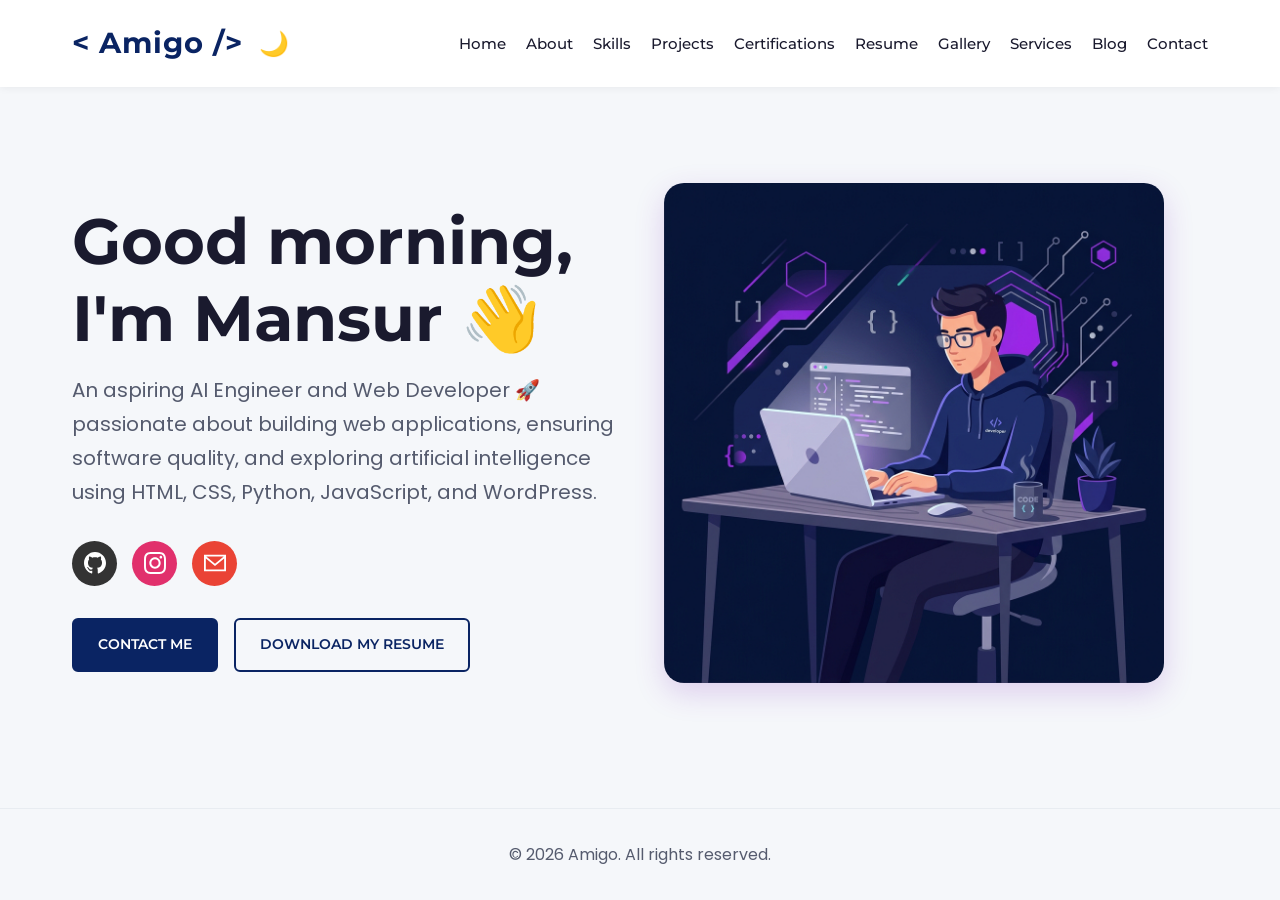
<file: index.html>
<!DOCTYPE html>
<html lang="en">

<head>
    <meta charset="UTF-8">
    <meta name="viewport" content="width=device-width, initial-scale=1.0">
    <title>Portfolio - Amigo</title>
    <link rel="stylesheet" href="style.css">
</head>

<body>
    <header>
        <nav>
            <div style="display: flex; align-items: center; gap: 1rem;">
                <div class="logo">&lt; Amigo /&gt;</div>
                <button id="theme-toggle" style="background: none; border: none; font-size: 1.5rem; cursor: pointer; padding: 0;" title="Toggle Dark/Light Mode">🌙</button>
            </div>
            <ul>
                <li><a href="index.html">Home</a></li>
                <li><a href="about.html">About</a></li>
                <li><a href="skills.html">Skills</a></li>
                <li><a href="projects.html">Projects</a></li>
                <li><a href="certifications.html">Certifications</a></li>
                <li><a href="resume.html">Resume</a></li>
                <li><a href="gallery.html">Gallery</a></li>
                <li><a href="services.html">Services</a></li>
                <li><a href="blog.html">Blog</a></li>
                <li><a href="contact.html">Contact</a></li>
            </ul>
        </nav>
    </header>

    <main>
        <section class="section">
            <div class="two-column">
                <div>
                    <h1 class="greeting" id="greeting-text">Hi all, I'm Mansur 👋</h1>
                    <p class="subtitle">An aspiring AI Engineer and Web Developer 🚀 passionate about building web
                        applications, ensuring software quality, and exploring artificial intelligence using HTML, CSS,
                        Python, JavaScript, and WordPress.</p>

                    <div class="social-icons">
                        <a href="https://github.com/Mansur-WP/" class="social-icon" style="background-color: #333;"
                            title="GitHub">
                            <svg viewBox="0 0 24 24">
                                <path
                                    d="M12 0c-6.626 0-12 5.373-12 12 0 5.302 3.438 9.8 8.207 11.387.599.111.793-.261.793-.577v-2.234c-3.338.726-4.033-1.416-4.033-1.416-.546-1.387-1.333-1.756-1.333-1.756-1.089-.745.083-.729.083-.729 1.205.084 1.839 1.237 1.839 1.237 1.07 1.834 2.807 1.304 3.492.997.107-.775.418-1.305.762-1.604-2.665-.305-5.467-1.334-5.467-5.931 0-1.311.469-2.381 1.236-3.221-.124-.303-.535-1.524.117-3.176 0 0 1.008-.322 3.301 1.23.957-.266 1.983-.399 3.003-.404 1.02.005 2.047.138 3.006.404 2.291-1.552 3.297-1.23 3.297-1.23.653 1.653.242 2.874.118 3.176.77.84 1.235 1.911 1.235 3.221 0 4.609-2.807 5.624-5.479 5.921.43.372.823 1.102.823 2.222v3.293c0 .319.192.694.801.576 4.765-1.589 8.199-6.086 8.199-11.386 0-6.627-5.373-12-12-12z" />
                            </svg>
                        </a>
                        <a href="https://instagram.com/_justamigo_" class="social-icon"
                            style="background-color: #E1306C;" title="Instagram">
                            <svg viewBox="0 0 24 24">
                                <path
                                    d="M12 2.163c3.204 0 3.584.012 4.85.07 3.252.148 4.771 1.691 4.919 4.919.058 1.265.069 1.645.069 4.849 0 3.205-.012 3.584-.069 4.849-.149 3.225-1.664 4.771-4.919 4.919-1.266.058-1.644.07-4.85.07-3.204 0-3.584-.012-4.849-.07-3.26-.149-4.771-1.699-4.919-4.92-.058-1.265-.07-1.644-.07-4.849 0-3.204.013-3.583.07-4.849.149-3.227 1.664-4.771 4.919-4.919 1.266-.057 1.645-.069 4.849-.069zm0-2.163c-3.259 0-3.667.014-4.947.072-4.358.2-6.78 2.618-6.98 6.98-.059 1.281-.073 1.689-.073 4.948 0 3.259.014 3.668.072 4.948.2 4.358 2.618 6.78 6.98 6.98 1.281.058 1.689.072 4.948.072 3.259 0 3.668-.014 4.948-.072 4.354-.2 6.782-2.618 6.979-6.98.059-1.28.073-1.689.073-4.948 0-3.259-.014-3.667-.072-4.947-.196-4.354-2.617-6.78-6.979-6.98-1.281-.059-1.69-.073-4.949-.073zm0 5.838c-3.403 0-6.162 2.759-6.162 6.162s2.759 6.163 6.162 6.163 6.162-2.759 6.162-6.163c0-3.403-2.759-6.162-6.162-6.162zm0 10.162c-2.209 0-4-1.79-4-4 0-2.209 1.791-4 4-4s4 1.791 4 4c0 2.21-1.791 4-4 4zm6.406-11.845c-.796 0-1.441.645-1.441 1.44s.645 1.44 1.441 1.44c.795 0 1.439-.645 1.439-1.44s-.644-1.44-1.439-1.44z" />
                            </svg>
                        </a>
                        <a href="mailto:mailsformansur@gmail.com" class="social-icon" style="background-color: #ea4335;"
                            title="Email">
                            <svg viewBox="0 0 24 24">
                                <path
                                    d="M0 3v18h24v-18h-24zm21.518 2l-9.518 7.713-9.518-7.713h19.036zm-19.518 14v-11.817l10 8.104 10-8.104v11.817h-20z" />
                            </svg>
                        </a>
                    </div>

                    <div class="btn-group">
                        <a href="contact.html" class="btn btn-solid">CONTACT ME</a>
                        <a href="resume.html" class="btn btn-outline">DOWNLOAD MY RESUME</a>
                    </div>
                </div>
                <div>
                    <!-- Hero Illustration -->
                    <img src="images/hero-illustration.png" alt="Hero Illustration" class="illustration"
                        style="border-radius: 20px; box-shadow: 0 10px 30px rgba(123, 44, 191, 0.2);">
                </div>
            </div>
        </section>
    </main>

    <footer>
        <p>&copy; 2026 Amigo. All rights reserved.</p>
    </footer>
    <script src="script.js"></script>
</body>

</html>
</file>
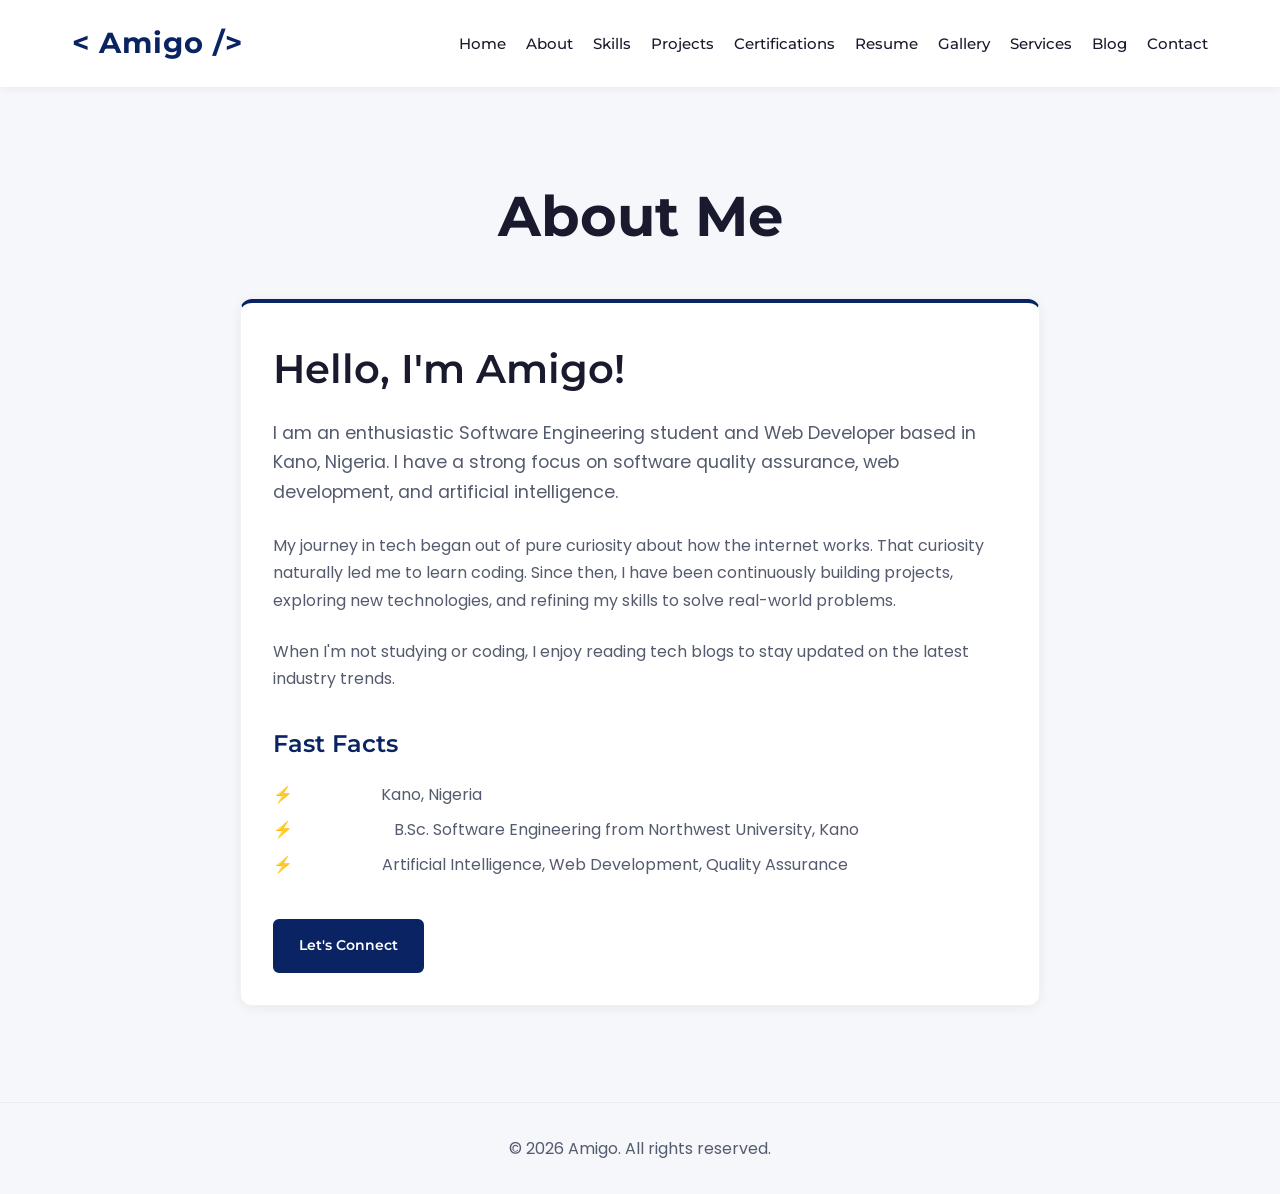
<file: about.html>
<!DOCTYPE html>
<html lang="en">

<head>
    <meta charset="UTF-8">
    <meta name="viewport" content="width=device-width, initial-scale=1.0">
    <title>About - Amigo</title>
    <link rel="stylesheet" href="style.css">
</head>

<body>
    <header>
        <nav>
            <div class="logo">&lt; Amigo /&gt;</div>
            <ul>
                <li><a href="index.html">Home</a></li>
                <li><a href="about.html">About</a></li>
                <li><a href="skills.html">Skills</a></li>
                <li><a href="projects.html">Projects</a></li>
                <li><a href="certifications.html">Certifications</a></li>
                <li><a href="resume.html">Resume</a></li>
                <li><a href="gallery.html">Gallery</a></li>
                <li><a href="services.html">Services</a></li>
                <li><a href="blog.html">Blog</a></li>
                <li><a href="contact.html">Contact</a></li>
            </ul>
        </nav>
    </header>

    <main>
        <section class="section">
            <h1 style="text-align: center; margin-bottom: 3rem;">About Me</h1>

            <div class="card" style="max-width: 800px; margin: 0 auto; border-top: 4px solid var(--primary-color);">
                <h2>Hello, I'm Amigo!</h2>
                <p style="margin-bottom: 1.5rem; font-size: 1.1rem;">
                    I am an enthusiastic Software Engineering student and Web Developer based in Kano, Nigeria. I have a
                    strong focus on software quality assurance, web development, and artificial intelligence.
                </p>
                <p style="margin-bottom: 1.5rem;">
                    My journey in tech began out of pure curiosity about how the internet works. That curiosity
                    naturally led me to learn coding. Since then, I have been continuously building projects, exploring
                    new technologies, and refining my skills to solve real-world problems.
                </p>
                <p style="margin-bottom: 2rem;">
                    When I'm not studying or coding, I enjoy reading tech blogs to stay updated on the latest industry
                    trends.
                </p>

                <h3 style="margin-bottom: 1rem; color: var(--primary-color);">Fast Facts</h3>
                <ul class="bullet-list" style="margin-bottom: 2rem;">
                    <li><strong style="color: #fff;">Location:</strong> Kano, Nigeria</li>
                    <li><strong style="color: #fff;">Education:</strong> B.Sc. Software Engineering from Northwest
                        University, Kano</li>
                    <li><strong style="color: #fff;">Interests:</strong> Artificial Intelligence, Web Development,
                        Quality Assurance</li>
                </ul>

                <a href="contact.html" class="btn btn-solid" style="align-self: flex-start;">Let's Connect</a>
            </div>
        </section>
    </main>

    <footer>
        <p>&copy; 2026 Amigo. All rights reserved.</p>
    </footer>
</body>

</html>
</file>
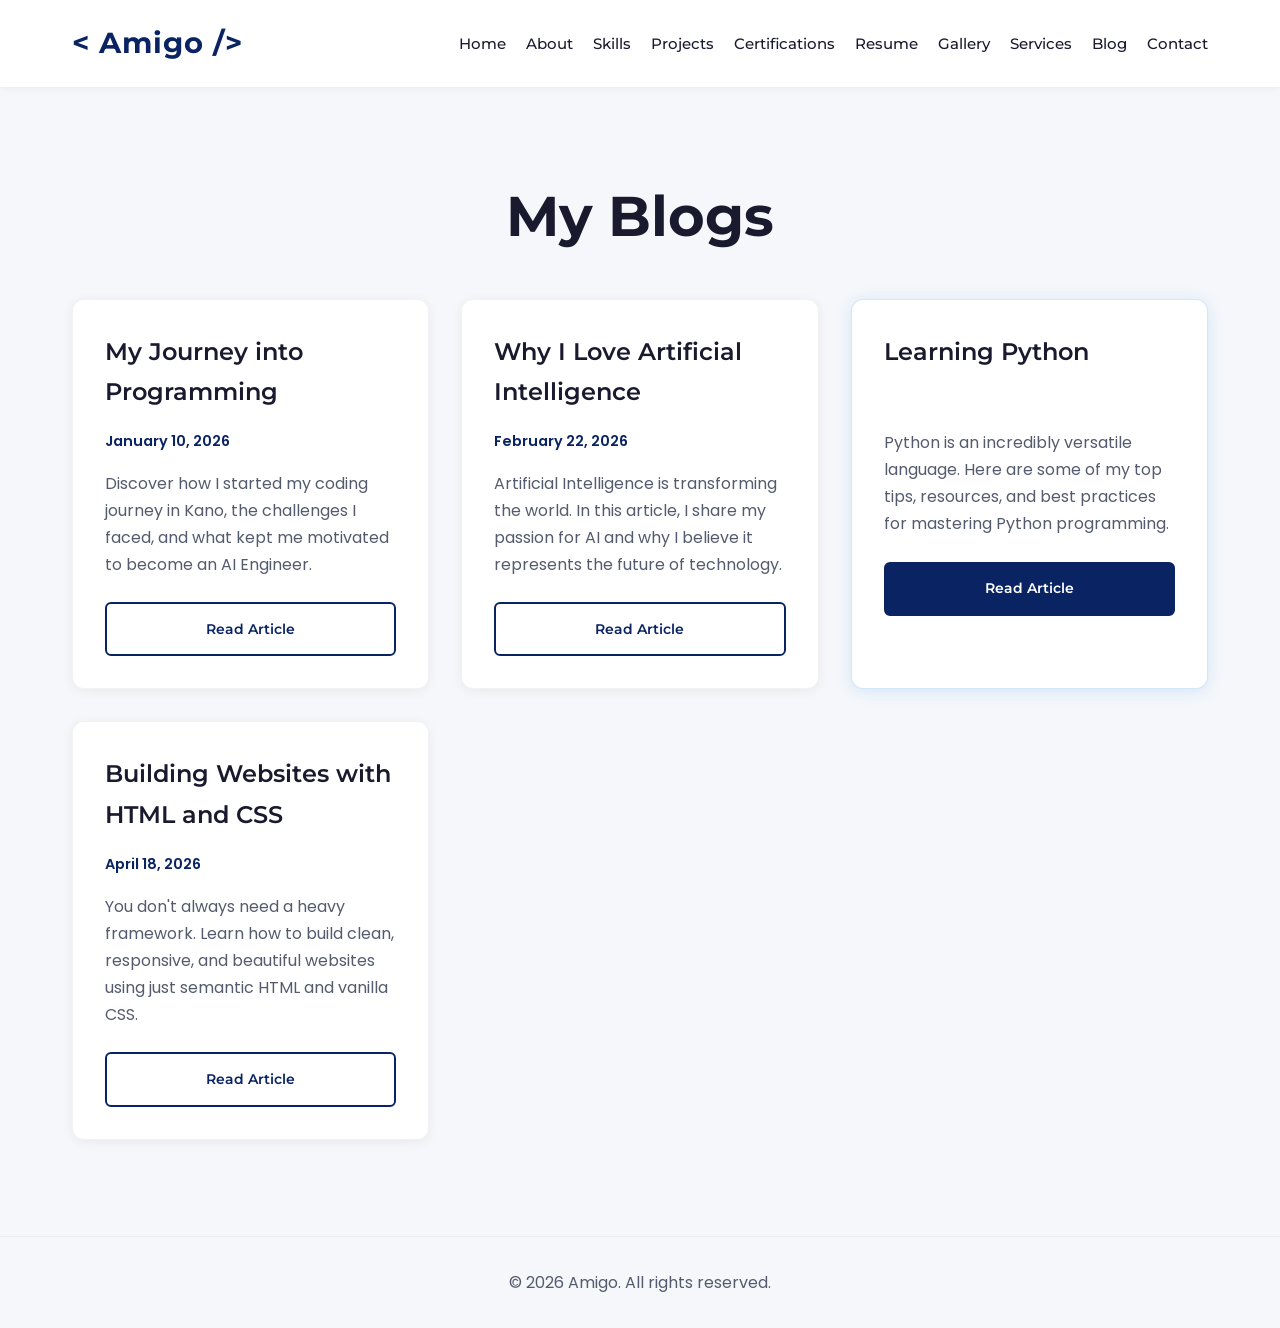
<file: blog.html>
<!DOCTYPE html>
<html lang="en">

<head>
    <meta charset="UTF-8">
    <meta name="viewport" content="width=device-width, initial-scale=1.0">
    <title>Blog - Mansur Nasir Ibrahim</title>
    <link rel="stylesheet" href="style.css">
</head>

<body>
    <header>
        <nav>
            <div class="logo">&lt; Amigo /&gt;</div>
            <ul>
                <li><a href="index.html">Home</a></li>
                <li><a href="about.html">About</a></li>
                <li><a href="skills.html">Skills</a></li>
                <li><a href="projects.html">Projects</a></li>
                <li><a href="certifications.html">Certifications</a></li>
                <li><a href="resume.html">Resume</a></li>
                <li><a href="gallery.html">Gallery</a></li>
                <li><a href="services.html">Services</a></li>
                <li><a href="blog.html">Blog</a></li>
                <li><a href="contact.html">Contact</a></li>
            </ul>
        </nav>
    </header>

    <main>
        <section class="section">
            <h1 style="text-align: center; margin-bottom: 3rem;">My Blogs</h1>

            <div class="grid">
                <div class="card">
                    <h3>My Journey into Programming</h3>
                    <p style="color: var(--primary-color); font-size: 0.9rem; margin-bottom: 1rem; font-weight: 600;">
                        January 10, 2026</p>
                    <p>Discover how I started my coding journey in Kano, the challenges I faced, and what kept me
                        motivated to become an AI Engineer.</p>
                    <div style="margin-top: 1.5rem;">
                        <a href="#" class="btn btn-outline" style="width: 100%; text-align: center;">Read Article</a>
                    </div>
                </div>
                <div class="card">
                    <h3>Why I Love Artificial Intelligence</h3>
                    <p style="color: var(--primary-color); font-size: 0.9rem; margin-bottom: 1rem; font-weight: 600;">
                        February 22, 2026</p>
                    <p>Artificial Intelligence is transforming the world. In this article, I share my passion for AI and
                        why I believe it represents the future of technology.</p>
                    <div style="margin-top: 1.5rem;">
                        <a href="#" class="btn btn-outline" style="width: 100%; text-align: center;">Read Article</a>
                    </div>
                </div>
                <div class="card card-highlight">
                    <h3>Learning Python</h3>
                    <p style="color: #fff; font-size: 0.9rem; margin-bottom: 1rem; font-weight: 600;">March 05, 2026</p>
                    <p>Python is an incredibly versatile language. Here are some of my top tips, resources, and best
                        practices for mastering Python programming.</p>
                    <div style="margin-top: 1.5rem;">
                        <a href="#" class="btn btn-solid" style="width: 100%; text-align: center;">Read Article</a>
                    </div>
                </div>
                <div class="card">
                    <h3>Building Websites with HTML and CSS</h3>
                    <p style="color: var(--primary-color); font-size: 0.9rem; margin-bottom: 1rem; font-weight: 600;">
                        April 18, 2026</p>
                    <p>You don't always need a heavy framework. Learn how to build clean, responsive, and beautiful
                        websites using just semantic HTML and vanilla CSS.</p>
                    <div style="margin-top: 1.5rem;">
                        <a href="#" class="btn btn-outline" style="width: 100%; text-align: center;">Read Article</a>
                    </div>
                </div>
            </div>
        </section>
    </main>

    <footer>
        <p>&copy; 2026 Amigo. All rights reserved.</p>
    </footer>
</body>

</html>
</file>
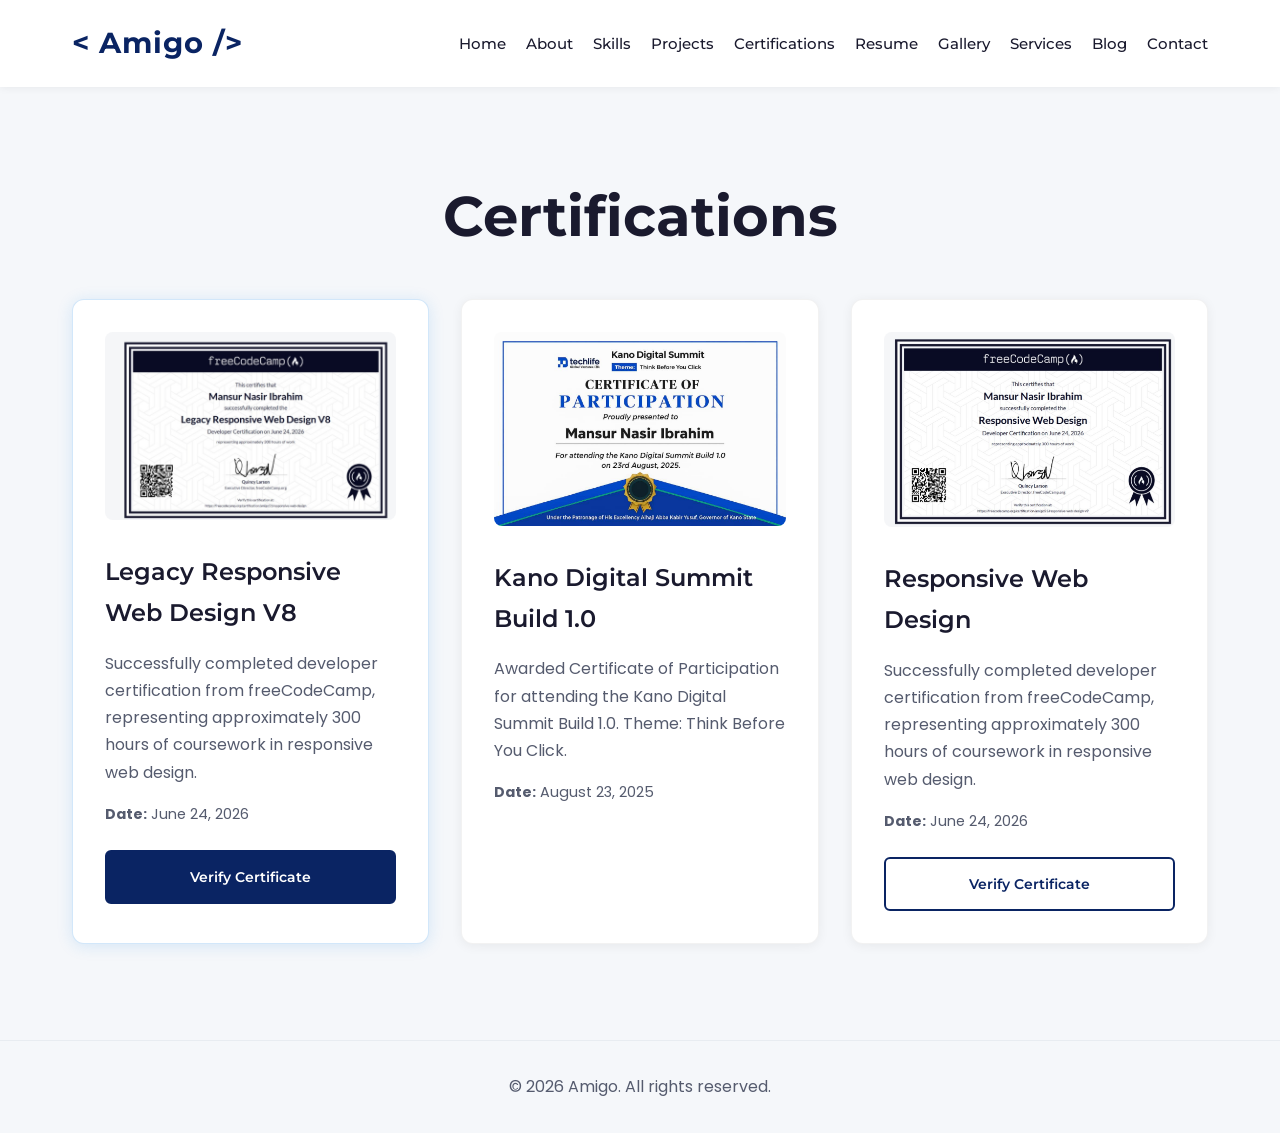
<file: certifications.html>
<!DOCTYPE html>
<html lang="en">

<head>
    <meta charset="UTF-8">
    <meta name="viewport" content="width=device-width, initial-scale=1.0">
    <title>Certifications - Mansur Nasir Ibrahim</title>
    <link rel="stylesheet" href="style.css">
</head>

<body>
    <header>
        <nav>
            <div class="logo">&lt; Amigo /&gt;</div>
            <ul>
                <li><a href="index.html">Home</a></li>
                <li><a href="about.html">About</a></li>
                <li><a href="skills.html">Skills</a></li>
                <li><a href="projects.html">Projects</a></li>
                <li><a href="certifications.html">Certifications</a></li>
                <li><a href="resume.html">Resume</a></li>
                <li><a href="gallery.html">Gallery</a></li>
                <li><a href="services.html">Services</a></li>
                <li><a href="blog.html">Blog</a></li>
                <li><a href="contact.html">Contact</a></li>
            </ul>
        </nav>
    </header>

    <main>
        <section class="section">
            <h1 style="text-align: center; margin-bottom: 3rem;">Certifications</h1>

            <div class="grid">
                <div class="card card-highlight">
                    <img src="images/cert1.jpg" alt="Legacy Responsive Web Design V8"
                        style="max-height: 250px; object-fit: cover;">
                    <h3 style="margin-top: 1rem;">Legacy Responsive Web Design V8</h3>
                    <p>Successfully completed developer certification from freeCodeCamp, representing approximately 300
                        hours of coursework in responsive web design.</p>
                    <p style="color: var(--text-secondary); font-size: 0.9rem; margin-top: 1rem;"><strong>Date:</strong>
                        June 24, 2026</p>
                    <div style="margin-top: 1.5rem;">
                        <a href="https://freecodecamp.org/certification/amigo51/responsive-web-design" target="_blank"
                            class="btn btn-solid" style="width: 100%; text-align: center;">Verify Certificate</a>
                    </div>
                </div>

                <div class="card">
                    <img src="images/cert2.jpg" alt="Kano Digital Summit Participation"
                        style="max-height: 250px; object-fit: cover;">
                    <h3 style="margin-top: 1rem;">Kano Digital Summit Build 1.0</h3>
                    <p>Awarded Certificate of Participation for attending the Kano Digital Summit Build 1.0. Theme:
                        Think Before You Click.</p>
                    <p style="color: var(--text-secondary); font-size: 0.9rem; margin-top: 1rem;"><strong>Date:</strong>
                        August 23, 2025</p>
                    <div style="margin-top: 1.5rem;">
                        <!-- No verification link available for this certificate -->
                    </div>
                </div>

                <div class="card">
                    <img src="images/cert3.jpg" alt="Responsive Web Design"
                        style="max-height: 250px; object-fit: cover;">
                    <h3 style="margin-top: 1rem;">Responsive Web Design</h3>
                    <p>Successfully completed developer certification from freeCodeCamp, representing approximately 300
                        hours of coursework in responsive web design.</p>
                    <p style="color: var(--text-secondary); font-size: 0.9rem; margin-top: 1rem;"><strong>Date:</strong>
                        June 24, 2026</p>
                    <div style="margin-top: 1.5rem;">
                        <a href="https://freecodecamp.org/certification/amigo51/responsive-web-design-v9"
                            target="_blank" class="btn btn-outline" style="width: 100%; text-align: center;">Verify
                            Certificate</a>
                    </div>
                </div>
            </div>
        </section>
    </main>

    <footer>
        <p>&copy; 2026 Amigo. All rights reserved.</p>
    </footer>
</body>

</html>
</file>
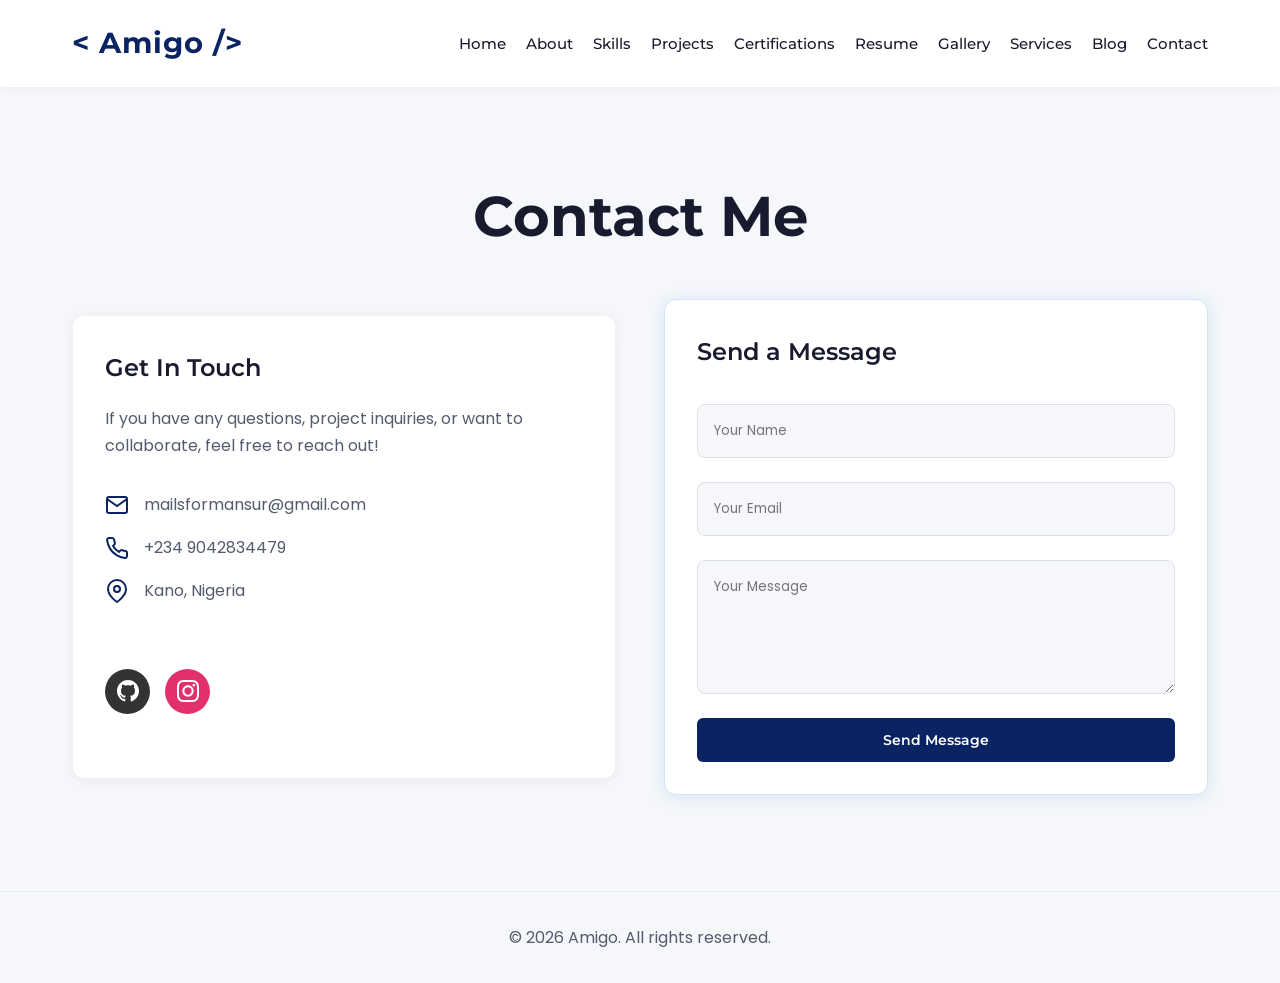
<file: contact.html>
<!DOCTYPE html>
<html lang="en">
<head>
    <meta charset="UTF-8">
    <meta name="viewport" content="width=device-width, initial-scale=1.0">
    <title>Contact - Amigo</title>
    <link rel="stylesheet" href="style.css">
</head>
<body>
    <header>
        <nav>
            <div class="logo">&lt; Amigo /&gt;</div>
            <ul>
                <li><a href="index.html">Home</a></li>
                <li><a href="about.html">About</a></li>
                <li><a href="skills.html">Skills</a></li>
                <li><a href="projects.html">Projects</a></li>
                <li><a href="certifications.html">Certifications</a></li>
                <li><a href="resume.html">Resume</a></li>
                <li><a href="gallery.html">Gallery</a></li>
                <li><a href="services.html">Services</a></li>
                <li><a href="blog.html">Blog</a></li>
                <li><a href="contact.html">Contact</a></li>
            </ul>
        </nav>
    </header>
    
    <main>
        <section class="section">
            <h1 style="text-align: center; margin-bottom: 3rem;">Contact Me</h1>
            
            <div class="two-column">
                <div class="card">
                    <h3>Get In Touch</h3>
                    <p style="margin-bottom: 2rem;">If you have any questions, project inquiries, or want to collaborate, feel free to reach out!</p>
                    
                    <div style="margin-bottom: 1rem; display: flex; align-items: center; gap: 15px;">
                        <svg width="24" height="24" viewBox="0 0 24 24" fill="none" stroke="var(--primary-color)" stroke-width="2"><path d="M4 4h16c1.1 0 2 .9 2 2v12c0 1.1-.9 2-2 2H4c-1.1 0-2-.9-2-2V6c0-1.1.9-2 2-2z"></path><polyline points="22,6 12,13 2,6"></polyline></svg>
                        mailsformansur@gmail.com
                    </div>
                    <div style="margin-bottom: 1rem; display: flex; align-items: center; gap: 15px;">
                        <svg width="24" height="24" viewBox="0 0 24 24" fill="none" stroke="var(--primary-color)" stroke-width="2"><path d="M22 16.92v3a2 2 0 0 1-2.18 2 19.79 19.79 0 0 1-8.63-3.07 19.5 19.5 0 0 1-6-6 19.79 19.79 0 0 1-3.07-8.67A2 2 0 0 1 4.11 2h3a2 2 0 0 1 2 1.72 12.84 12.84 0 0 0 .7 2.81 2 2 0 0 1-.45 2.11L8.09 9.91a16 16 0 0 0 6 6l1.27-1.27a2 2 0 0 1 2.11-.45 12.84 12.84 0 0 0 2.81.7A2 2 0 0 1 22 16.92z"></path></svg>
                        +234 9042834479
                    </div>
                    <div style="margin-bottom: 2rem; display: flex; align-items: center; gap: 15px;">
                        <svg width="24" height="24" viewBox="0 0 24 24" fill="none" stroke="var(--primary-color)" stroke-width="2"><path d="M21 10c0 7-9 13-9 13s-9-6-9-13a9 9 0 0 1 18 0z"></path><circle cx="12" cy="10" r="3"></circle></svg>
                        Kano, Nigeria
                    </div>
                    
                    <div class="social-icons" style="margin-top: 2rem;">
                        <a href="https://github.com/Mansur-WP/" class="social-icon" style="background-color: #333;" title="GitHub">
                            <svg viewBox="0 0 24 24"><path d="M12 0c-6.626 0-12 5.373-12 12 0 5.302 3.438 9.8 8.207 11.387.599.111.793-.261.793-.577v-2.234c-3.338.726-4.033-1.416-4.033-1.416-.546-1.387-1.333-1.756-1.333-1.756-1.089-.745.083-.729.083-.729 1.205.084 1.839 1.237 1.839 1.237 1.07 1.834 2.807 1.304 3.492.997.107-.775.418-1.305.762-1.604-2.665-.305-5.467-1.334-5.467-5.931 0-1.311.469-2.381 1.236-3.221-.124-.303-.535-1.524.117-3.176 0 0 1.008-.322 3.301 1.23.957-.266 1.983-.399 3.003-.404 1.02.005 2.047.138 3.006.404 2.291-1.552 3.297-1.23 3.297-1.23.653 1.653.242 2.874.118 3.176.77.84 1.235 1.911 1.235 3.221 0 4.609-2.807 5.624-5.479 5.921.43.372.823 1.102.823 2.222v3.293c0 .319.192.694.801.576 4.765-1.589 8.199-6.086 8.199-11.386 0-6.627-5.373-12-12-12z"/></svg>
                        </a>
                        <a href="https://instagram.com/_justamigo_" class="social-icon" style="background-color: #E1306C;" title="Instagram">
                            <svg viewBox="0 0 24 24"><path d="M12 2.163c3.204 0 3.584.012 4.85.07 3.252.148 4.771 1.691 4.919 4.919.058 1.265.069 1.645.069 4.849 0 3.205-.012 3.584-.069 4.849-.149 3.225-1.664 4.771-4.919 4.919-1.266.058-1.644.07-4.85.07-3.204 0-3.584-.012-4.849-.07-3.26-.149-4.771-1.699-4.919-4.92-.058-1.265-.07-1.644-.07-4.849 0-3.204.013-3.583.07-4.849.149-3.227 1.664-4.771 4.919-4.919 1.266-.057 1.645-.069 4.849-.069zm0-2.163c-3.259 0-3.667.014-4.947.072-4.358.2-6.78 2.618-6.98 6.98-.059 1.281-.073 1.689-.073 4.948 0 3.259.014 3.668.072 4.948.2 4.358 2.618 6.78 6.98 6.98 1.281.058 1.689.072 4.948.072 3.259 0 3.668-.014 4.948-.072 4.354-.2 6.782-2.618 6.979-6.98.059-1.28.073-1.689.073-4.948 0-3.259-.014-3.667-.072-4.947-.196-4.354-2.617-6.78-6.979-6.98-1.281-.059-1.69-.073-4.949-.073zm0 5.838c-3.403 0-6.162 2.759-6.162 6.162s2.759 6.163 6.162 6.163 6.162-2.759 6.162-6.163c0-3.403-2.759-6.162-6.162-6.162zm0 10.162c-2.209 0-4-1.79-4-4 0-2.209 1.791-4 4-4s4 1.791 4 4c0 2.21-1.791 4-4 4zm6.406-11.845c-.796 0-1.441.645-1.441 1.44s.645 1.44 1.441 1.44c.795 0 1.439-.645 1.439-1.44s-.644-1.44-1.439-1.44z"/></svg>
                        </a>
                    </div>
                </div>
                
                <div class="card card-highlight">
                    <h3>Send a Message</h3>
                    <form action="#" method="POST" style="margin-top: 1rem;">
                        <input type="text" id="name" name="name" placeholder="Your Name" required>
                        <input type="email" id="email" name="email" placeholder="Your Email" required>
                        <textarea id="message" name="message" rows="5" placeholder="Your Message" required></textarea>
                        
                        <button type="submit" class="btn btn-solid" style="width: 100%; border: none;">Send Message</button>
                    </form>
                </div>
            </div>
        </section>
    </main>
    
    <footer>
        <p>&copy; 2026 Amigo. All rights reserved.</p>
    </footer>
</body>
</html>
</file>
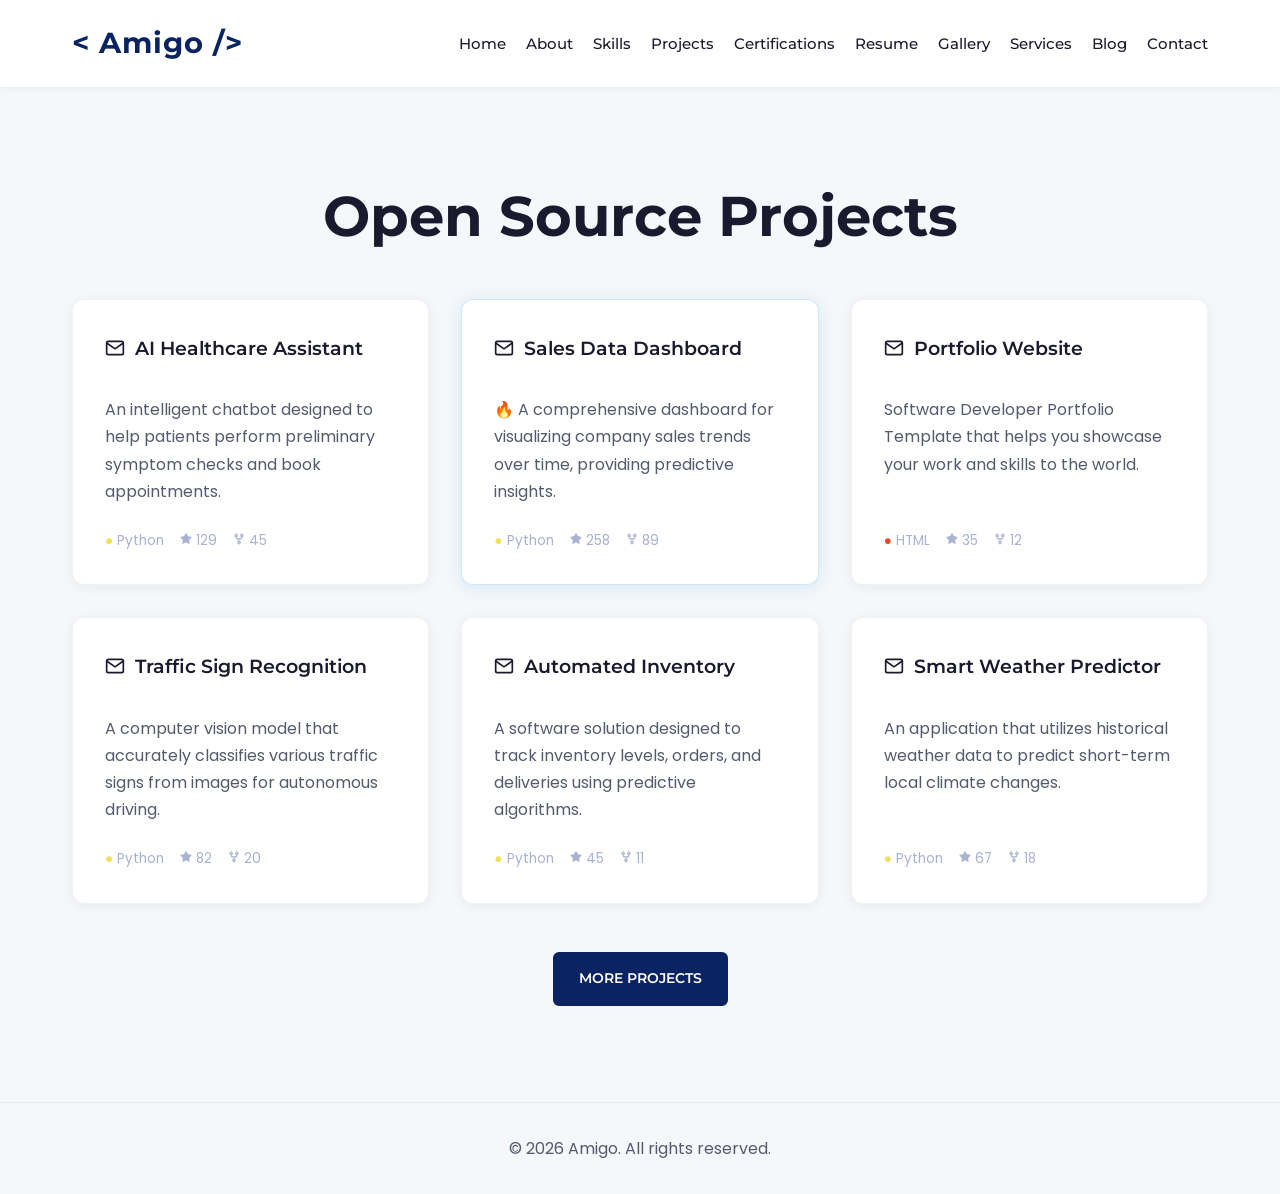
<file: projects.html>
<!DOCTYPE html>
<html lang="en">

<head>
    <meta charset="UTF-8">
    <meta name="viewport" content="width=device-width, initial-scale=1.0">
    <title>Projects - Mansur Nasir Ibrahim</title>
    <link rel="stylesheet" href="style.css">
</head>

<body>
    <header>
        <nav>
            <div class="logo">&lt; Amigo /&gt;</div>
            <ul>
                <li><a href="index.html">Home</a></li>
                <li><a href="about.html">About</a></li>
                <li><a href="skills.html">Skills</a></li>
                <li><a href="projects.html">Projects</a></li>
                <li><a href="certifications.html">Certifications</a></li>
                <li><a href="resume.html">Resume</a></li>
                <li><a href="gallery.html">Gallery</a></li>
                <li><a href="services.html">Services</a></li>
                <li><a href="blog.html">Blog</a></li>
                <li><a href="contact.html">Contact</a></li>
            </ul>
        </nav>
    </header>

    <main>
        <section class="section">
            <h1 style="text-align: center; margin-bottom: 3rem;">Open Source Projects</h1>

            <div class="grid">
                <div class="card">
                    <h3 style="font-size: 1.2rem; display: flex; align-items: center; gap: 10px;">
                        <svg width="20" height="20" viewBox="0 0 24 24" fill="none" stroke="currentColor"
                            stroke-width="2">
                            <path d="M4 4h16c1.1 0 2 .9 2 2v12c0 1.1-.9 2-2 2H4c-1.1 0-2-.9-2-2V6c0-1.1.9-2 2-2z">
                            </path>
                            <polyline points="22,6 12,13 2,6"></polyline>
                        </svg>
                        AI Healthcare Assistant
                    </h3>
                    <p style="margin-top: 1rem; margin-bottom: auto;">An intelligent chatbot designed to help patients
                        perform preliminary symptom checks and book appointments.</p>
                    <div style="margin-top: 1.5rem; font-size: 0.85rem; color: #a8b2d1;">
                        <span style="color: #f1e05a;">●</span> Python &nbsp;&nbsp; <svg width="12" height="12"
                            viewBox="0 0 16 16" fill="currentColor">
                            <path fill-rule="evenodd"
                                d="M8 .25a.75.75 0 01.673.418l1.882 3.815 4.21.612a.75.75 0 01.416 1.279l-3.046 2.97.719 4.192a.75.75 0 01-1.088.791L8 12.347l-3.766 1.98a.75.75 0 01-1.088-.79l.72-4.194L.818 6.374a.75.75 0 01.416-1.28l4.21-.611L7.327.668A.75.75 0 018 .25z">
                            </path>
                        </svg> 129 &nbsp;&nbsp; <svg width="12" height="12" viewBox="0 0 16 16" fill="currentColor">
                            <path fill-rule="evenodd"
                                d="M5 3.25a.75.75 0 11-1.5 0 .75.75 0 011.5 0zm0 2.122a2.25 2.25 0 10-1.5 0v.878A2.25 2.25 0 005.75 8.5h1.5v2.128a2.251 2.251 0 101.5 0V8.5h1.5a2.25 2.25 0 002.25-2.25v-.878a2.25 2.25 0 10-1.5 0v.878a.75.75 0 01-.75.75h-4.5A.75.75 0 015 6.25v-.878zm3.75 7.378a.75.75 0 11-1.5 0 .75.75 0 011.5 0zm3-8.75a.75.75 0 100-1.5.75.75 0 000 1.5z">
                            </path>
                        </svg> 45
                    </div>
                </div>

                <div class="card card-highlight">
                    <h3 style="font-size: 1.2rem; display: flex; align-items: center; gap: 10px;">
                        <svg width="20" height="20" viewBox="0 0 24 24" fill="none" stroke="currentColor"
                            stroke-width="2">
                            <path d="M4 4h16c1.1 0 2 .9 2 2v12c0 1.1-.9 2-2 2H4c-1.1 0-2-.9-2-2V6c0-1.1.9-2 2-2z">
                            </path>
                            <polyline points="22,6 12,13 2,6"></polyline>
                        </svg>
                        Sales Data Dashboard
                    </h3>
                    <p style="margin-top: 1rem; margin-bottom: auto;">🔥 A comprehensive dashboard for visualizing
                        company sales trends over time, providing predictive insights.</p>
                    <div style="margin-top: 1.5rem; font-size: 0.85rem; color: #a8b2d1;">
                        <span style="color: #f1e05a;">●</span> Python &nbsp;&nbsp; <svg width="12" height="12"
                            viewBox="0 0 16 16" fill="currentColor">
                            <path fill-rule="evenodd"
                                d="M8 .25a.75.75 0 01.673.418l1.882 3.815 4.21.612a.75.75 0 01.416 1.279l-3.046 2.97.719 4.192a.75.75 0 01-1.088.791L8 12.347l-3.766 1.98a.75.75 0 01-1.088-.79l.72-4.194L.818 6.374a.75.75 0 01.416-1.28l4.21-.611L7.327.668A.75.75 0 018 .25z">
                            </path>
                        </svg> 258 &nbsp;&nbsp; <svg width="12" height="12" viewBox="0 0 16 16" fill="currentColor">
                            <path fill-rule="evenodd"
                                d="M5 3.25a.75.75 0 11-1.5 0 .75.75 0 011.5 0zm0 2.122a2.25 2.25 0 10-1.5 0v.878A2.25 2.25 0 005.75 8.5h1.5v2.128a2.251 2.251 0 101.5 0V8.5h1.5a2.25 2.25 0 002.25-2.25v-.878a2.25 2.25 0 10-1.5 0v.878a.75.75 0 01-.75.75h-4.5A.75.75 0 015 6.25v-.878zm3.75 7.378a.75.75 0 11-1.5 0 .75.75 0 011.5 0zm3-8.75a.75.75 0 100-1.5.75.75 0 000 1.5z">
                            </path>
                        </svg> 89
                    </div>
                </div>

                <div class="card">
                    <h3 style="font-size: 1.2rem; display: flex; align-items: center; gap: 10px;">
                        <svg width="20" height="20" viewBox="0 0 24 24" fill="none" stroke="currentColor"
                            stroke-width="2">
                            <path d="M4 4h16c1.1 0 2 .9 2 2v12c0 1.1-.9 2-2 2H4c-1.1 0-2-.9-2-2V6c0-1.1.9-2 2-2z">
                            </path>
                            <polyline points="22,6 12,13 2,6"></polyline>
                        </svg>
                        Portfolio Website
                    </h3>
                    <p style="margin-top: 1rem; margin-bottom: auto;">Software Developer Portfolio Template that helps
                        you showcase your work and skills to the world.</p>
                    <div style="margin-top: 1.5rem; font-size: 0.85rem; color: #a8b2d1;">
                        <span style="color: #e34c26;">●</span> HTML &nbsp;&nbsp; <svg width="12" height="12"
                            viewBox="0 0 16 16" fill="currentColor">
                            <path fill-rule="evenodd"
                                d="M8 .25a.75.75 0 01.673.418l1.882 3.815 4.21.612a.75.75 0 01.416 1.279l-3.046 2.97.719 4.192a.75.75 0 01-1.088.791L8 12.347l-3.766 1.98a.75.75 0 01-1.088-.79l.72-4.194L.818 6.374a.75.75 0 01.416-1.28l4.21-.611L7.327.668A.75.75 0 018 .25z">
                            </path>
                        </svg> 35 &nbsp;&nbsp; <svg width="12" height="12" viewBox="0 0 16 16" fill="currentColor">
                            <path fill-rule="evenodd"
                                d="M5 3.25a.75.75 0 11-1.5 0 .75.75 0 011.5 0zm0 2.122a2.25 2.25 0 10-1.5 0v.878A2.25 2.25 0 005.75 8.5h1.5v2.128a2.251 2.251 0 101.5 0V8.5h1.5a2.25 2.25 0 002.25-2.25v-.878a2.25 2.25 0 10-1.5 0v.878a.75.75 0 01-.75.75h-4.5A.75.75 0 015 6.25v-.878zm3.75 7.378a.75.75 0 11-1.5 0 .75.75 0 011.5 0zm3-8.75a.75.75 0 100-1.5.75.75 0 000 1.5z">
                            </path>
                        </svg> 12
                    </div>
                </div>

                <div class="card">
                    <h3 style="font-size: 1.2rem; display: flex; align-items: center; gap: 10px;">
                        <svg width="20" height="20" viewBox="0 0 24 24" fill="none" stroke="currentColor"
                            stroke-width="2">
                            <path d="M4 4h16c1.1 0 2 .9 2 2v12c0 1.1-.9 2-2 2H4c-1.1 0-2-.9-2-2V6c0-1.1.9-2 2-2z">
                            </path>
                            <polyline points="22,6 12,13 2,6"></polyline>
                        </svg>
                        Traffic Sign Recognition
                    </h3>
                    <p style="margin-top: 1rem; margin-bottom: auto;">A computer vision model that accurately classifies
                        various traffic signs from images for autonomous driving.</p>
                    <div style="margin-top: 1.5rem; font-size: 0.85rem; color: #a8b2d1;">
                        <span style="color: #f1e05a;">●</span> Python &nbsp;&nbsp; <svg width="12" height="12"
                            viewBox="0 0 16 16" fill="currentColor">
                            <path fill-rule="evenodd"
                                d="M8 .25a.75.75 0 01.673.418l1.882 3.815 4.21.612a.75.75 0 01.416 1.279l-3.046 2.97.719 4.192a.75.75 0 01-1.088.791L8 12.347l-3.766 1.98a.75.75 0 01-1.088-.79l.72-4.194L.818 6.374a.75.75 0 01.416-1.28l4.21-.611L7.327.668A.75.75 0 018 .25z">
                            </path>
                        </svg> 82 &nbsp;&nbsp; <svg width="12" height="12" viewBox="0 0 16 16" fill="currentColor">
                            <path fill-rule="evenodd"
                                d="M5 3.25a.75.75 0 11-1.5 0 .75.75 0 011.5 0zm0 2.122a2.25 2.25 0 10-1.5 0v.878A2.25 2.25 0 005.75 8.5h1.5v2.128a2.251 2.251 0 101.5 0V8.5h1.5a2.25 2.25 0 002.25-2.25v-.878a2.25 2.25 0 10-1.5 0v.878a.75.75 0 01-.75.75h-4.5A.75.75 0 015 6.25v-.878zm3.75 7.378a.75.75 0 11-1.5 0 .75.75 0 011.5 0zm3-8.75a.75.75 0 100-1.5.75.75 0 000 1.5z">
                            </path>
                        </svg> 20
                    </div>
                </div>

                <div class="card">
                    <h3 style="font-size: 1.2rem; display: flex; align-items: center; gap: 10px;">
                        <svg width="20" height="20" viewBox="0 0 24 24" fill="none" stroke="currentColor"
                            stroke-width="2">
                            <path d="M4 4h16c1.1 0 2 .9 2 2v12c0 1.1-.9 2-2 2H4c-1.1 0-2-.9-2-2V6c0-1.1.9-2 2-2z">
                            </path>
                            <polyline points="22,6 12,13 2,6"></polyline>
                        </svg>
                        Automated Inventory
                    </h3>
                    <p style="margin-top: 1rem; margin-bottom: auto;">A software solution designed to track inventory
                        levels, orders, and deliveries using predictive algorithms.</p>
                    <div style="margin-top: 1.5rem; font-size: 0.85rem; color: #a8b2d1;">
                        <span style="color: #f1e05a;">●</span> Python &nbsp;&nbsp; <svg width="12" height="12"
                            viewBox="0 0 16 16" fill="currentColor">
                            <path fill-rule="evenodd"
                                d="M8 .25a.75.75 0 01.673.418l1.882 3.815 4.21.612a.75.75 0 01.416 1.279l-3.046 2.97.719 4.192a.75.75 0 01-1.088.791L8 12.347l-3.766 1.98a.75.75 0 01-1.088-.79l.72-4.194L.818 6.374a.75.75 0 01.416-1.28l4.21-.611L7.327.668A.75.75 0 018 .25z">
                            </path>
                        </svg> 45 &nbsp;&nbsp; <svg width="12" height="12" viewBox="0 0 16 16" fill="currentColor">
                            <path fill-rule="evenodd"
                                d="M5 3.25a.75.75 0 11-1.5 0 .75.75 0 011.5 0zm0 2.122a2.25 2.25 0 10-1.5 0v.878A2.25 2.25 0 005.75 8.5h1.5v2.128a2.251 2.251 0 101.5 0V8.5h1.5a2.25 2.25 0 002.25-2.25v-.878a2.25 2.25 0 10-1.5 0v.878a.75.75 0 01-.75.75h-4.5A.75.75 0 015 6.25v-.878zm3.75 7.378a.75.75 0 11-1.5 0 .75.75 0 011.5 0zm3-8.75a.75.75 0 100-1.5.75.75 0 000 1.5z">
                            </path>
                        </svg> 11
                    </div>
                </div>

                <div class="card">
                    <h3 style="font-size: 1.2rem; display: flex; align-items: center; gap: 10px;">
                        <svg width="20" height="20" viewBox="0 0 24 24" fill="none" stroke="currentColor"
                            stroke-width="2">
                            <path d="M4 4h16c1.1 0 2 .9 2 2v12c0 1.1-.9 2-2 2H4c-1.1 0-2-.9-2-2V6c0-1.1.9-2 2-2z">
                            </path>
                            <polyline points="22,6 12,13 2,6"></polyline>
                        </svg>
                        Smart Weather Predictor
                    </h3>
                    <p style="margin-top: 1rem; margin-bottom: auto;">An application that utilizes historical weather
                        data to predict short-term local climate changes.</p>
                    <div style="margin-top: 1.5rem; font-size: 0.85rem; color: #a8b2d1;">
                        <span style="color: #f1e05a;">●</span> Python &nbsp;&nbsp; <svg width="12" height="12"
                            viewBox="0 0 16 16" fill="currentColor">
                            <path fill-rule="evenodd"
                                d="M8 .25a.75.75 0 01.673.418l1.882 3.815 4.21.612a.75.75 0 01.416 1.279l-3.046 2.97.719 4.192a.75.75 0 01-1.088.791L8 12.347l-3.766 1.98a.75.75 0 01-1.088-.79l.72-4.194L.818 6.374a.75.75 0 01.416-1.28l4.21-.611L7.327.668A.75.75 0 018 .25z">
                            </path>
                        </svg> 67 &nbsp;&nbsp; <svg width="12" height="12" viewBox="0 0 16 16" fill="currentColor">
                            <path fill-rule="evenodd"
                                d="M5 3.25a.75.75 0 11-1.5 0 .75.75 0 011.5 0zm0 2.122a2.25 2.25 0 10-1.5 0v.878A2.25 2.25 0 005.75 8.5h1.5v2.128a2.251 2.251 0 101.5 0V8.5h1.5a2.25 2.25 0 002.25-2.25v-.878a2.25 2.25 0 10-1.5 0v.878a.75.75 0 01-.75.75h-4.5A.75.75 0 015 6.25v-.878zm3.75 7.378a.75.75 0 11-1.5 0 .75.75 0 011.5 0zm3-8.75a.75.75 0 100-1.5.75.75 0 000 1.5z">
                            </path>
                        </svg> 18
                    </div>
                </div>
            </div>

            <div style="text-align: center; margin-top: 3rem;">
                <a href="#" class="btn btn-solid">MORE PROJECTS</a>
            </div>
        </section>
    </main>

    <footer>
        <p>&copy; 2026 Amigo. All rights reserved.</p>
    </footer>
</body>

</html>
</file>
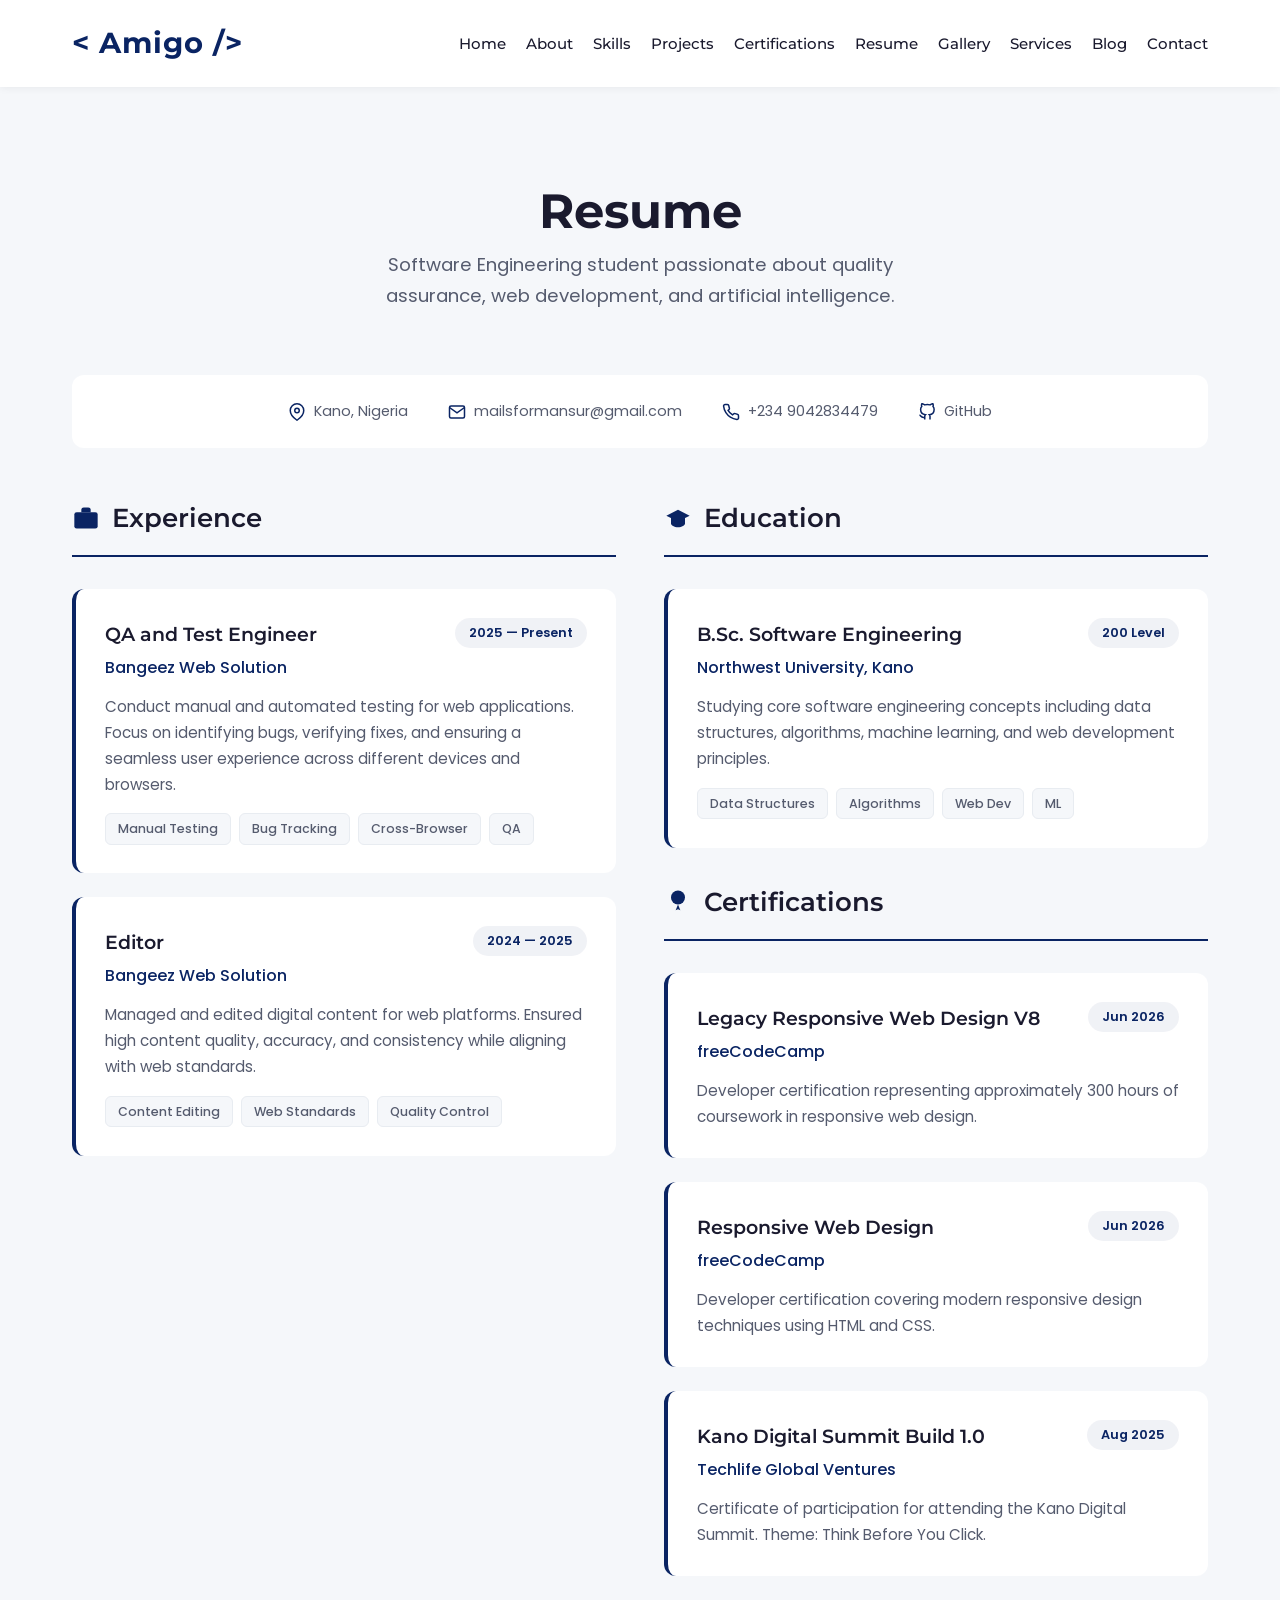
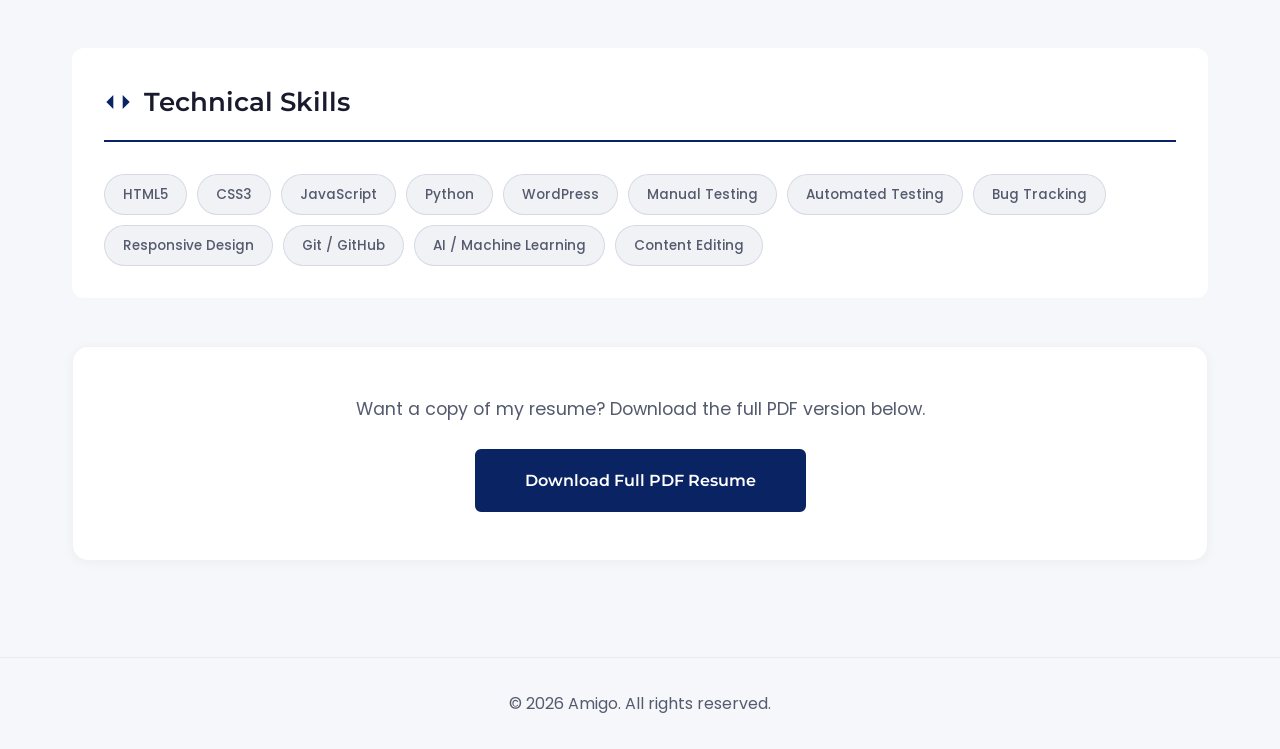
<file: resume.html>
<!DOCTYPE html>
<html lang="en">

<head>
    <meta charset="UTF-8">
    <meta name="viewport" content="width=device-width, initial-scale=1.0">
    <title>Resume - Amigo</title>
    <link rel="stylesheet" href="style.css">
    <style>
        /* Resume Page Specific Styles */
        .resume-header {
            text-align: center;
            margin-bottom: 4rem;
        }

        .resume-header h1 {
            font-size: 3rem;
            margin-bottom: 0.5rem;
        }

        .resume-header .tagline {
            font-size: 1.15rem;
            color: var(--text-secondary);
            max-width: 600px;
            margin: 0 auto;
        }

        .resume-grid {
            display: grid;
            grid-template-columns: 1fr 1fr;
            gap: 3rem;
            align-items: start;
        }

        .resume-section-title {
            display: flex;
            align-items: center;
            gap: 12px;
            margin-bottom: 2rem;
            padding-bottom: 1rem;
            border-bottom: 2px solid var(--primary-color);
        }

        .resume-section-title svg {
            width: 28px;
            height: 28px;
            fill: var(--primary-color);
        }

        .resume-section-title h2 {
            font-size: 1.6rem;
            margin-bottom: 0;
            color: var(--text-primary);
        }

        /* Timeline Cards */
        .resume-card {
            background: var(--bg-secondary);
            border-radius: 12px;
            padding: 1.8rem;
            margin-bottom: 1.5rem;
            border-left: 4px solid var(--primary-color);
            transition: transform 0.3s ease, box-shadow 0.3s ease;
            position: relative;
        }

        .resume-card:hover {
            transform: translateX(6px);
            box-shadow: 0 8px 25px rgba(10, 36, 99, 0.08);
        }

        .resume-card .card-top {
            display: flex;
            justify-content: space-between;
            align-items: flex-start;
            margin-bottom: 0.8rem;
            flex-wrap: wrap;
            gap: 0.5rem;
        }

        .resume-card h3 {
            font-size: 1.2rem;
            margin-bottom: 0.2rem;
            color: var(--text-primary);
        }

        .resume-card .company {
            font-size: 1rem;
            color: var(--primary-color);
            font-weight: 500;
        }

        .resume-card .date-badge {
            background: rgba(10, 36, 99, 0.06);
            color: var(--primary-color);
            padding: 4px 14px;
            border-radius: 20px;
            font-size: 0.8rem;
            font-weight: 600;
            white-space: nowrap;
        }

        .resume-card p {
            margin-top: 0.8rem;
            font-size: 0.95rem;
            color: var(--text-secondary);
            line-height: 1.7;
        }

        .resume-card .card-tags {
            display: flex;
            gap: 8px;
            flex-wrap: wrap;
            margin-top: 1rem;
        }

        .resume-card .tag {
            background: #f5f7fa;
            color: var(--text-secondary);
            padding: 4px 12px;
            border-radius: 6px;
            font-size: 0.78rem;
            font-weight: 500;
            border: 1px solid #e8ecf1;
        }

        /* Skills Summary */
        .skills-summary {
            background: var(--bg-secondary);
            border-radius: 12px;
            padding: 2rem;
            margin-top: 3rem;
        }

        .skills-row {
            display: flex;
            flex-wrap: wrap;
            gap: 10px;
            margin-top: 1rem;
        }

        .skill-chip {
            background: rgba(10, 36, 99, 0.06);
            color: var(--frosted-blue);
            padding: 8px 18px;
            border-radius: 25px;
            font-size: 0.85rem;
            font-weight: 500;
            border: 1px solid rgba(10, 36, 99, 0.12);
            transition: all 0.3s ease;
        }

        .skill-chip:hover {
            background: rgba(10, 36, 99, 0.1);
            transform: translateY(-2px);
        }

        /* Download Section */
        .download-section {
            text-align: center;
            margin-top: 3rem;
            padding: 3rem 2rem;
            background: var(--bg-secondary);
            border-radius: 16px;
            border: 1px solid rgba(0, 0, 0, 0.05);
            box-shadow: 0 2px 12px rgba(0, 0, 0, 0.04);
        }

        .download-section p {
            margin-bottom: 1.5rem;
            font-size: 1.1rem;
            color: var(--text-secondary);
        }

        /* Contact info bar */
        .contact-bar {
            display: flex;
            justify-content: center;
            gap: 2.5rem;
            flex-wrap: wrap;
            margin-bottom: 3rem;
            padding: 1.5rem 2rem;
            background: var(--bg-secondary);
            border-radius: 12px;
        }

        .contact-bar-item {
            display: flex;
            align-items: center;
            gap: 8px;
            color: var(--text-secondary);
            font-size: 0.9rem;
        }

        .contact-bar-item svg {
            width: 18px;
            height: 18px;
            fill: none;
            stroke: var(--primary-color);
            stroke-width: 2;
        }

        .contact-bar-item a {
            color: var(--text-secondary);
        }

        .contact-bar-item a:hover {
            color: var(--primary-color);
        }

        @media (max-width: 900px) {
            .resume-grid {
                grid-template-columns: 1fr;
            }

            .contact-bar {
                gap: 1rem;
            }
        }
    </style>
</head>

<body>
    <header>
        <nav>
            <div class="logo">&lt; Amigo /&gt;</div>
            <ul>
                <li><a href="index.html">Home</a></li>
                <li><a href="about.html">About</a></li>
                <li><a href="skills.html">Skills</a></li>
                <li><a href="projects.html">Projects</a></li>
                <li><a href="certifications.html">Certifications</a></li>
                <li><a href="resume.html">Resume</a></li>
                <li><a href="gallery.html">Gallery</a></li>
                <li><a href="services.html">Services</a></li>
                <li><a href="blog.html">Blog</a></li>
                <li><a href="contact.html">Contact</a></li>
            </ul>
        </nav>
    </header>

    <main>
        <section class="section">

            <!-- Resume Header -->
            <div class="resume-header">
                <h1>Resume</h1>
                <p class="tagline">Software Engineering student passionate about quality assurance, web development, and artificial intelligence.</p>
            </div>

            <!-- Contact Bar -->
            <div class="contact-bar">
                <div class="contact-bar-item">
                    <svg viewBox="0 0 24 24"><path d="M21 10c0 7-9 13-9 13s-9-6-9-13a9 9 0 0 1 18 0z"></path><circle cx="12" cy="10" r="3"></circle></svg>
                    Kano, Nigeria
                </div>
                <div class="contact-bar-item">
                    <svg viewBox="0 0 24 24"><path d="M4 4h16c1.1 0 2 .9 2 2v12c0 1.1-.9 2-2 2H4c-1.1 0-2-.9-2-2V6c0-1.1.9-2 2-2z"></path><polyline points="22,6 12,13 2,6"></polyline></svg>
                    <a href="mailto:mailsformansur@gmail.com">mailsformansur@gmail.com</a>
                </div>
                <div class="contact-bar-item">
                    <svg viewBox="0 0 24 24"><path d="M22 16.92v3a2 2 0 0 1-2.18 2 19.79 19.79 0 0 1-8.63-3.07 19.5 19.5 0 0 1-6-6 19.79 19.79 0 0 1-3.07-8.67A2 2 0 0 1 4.11 2h3a2 2 0 0 1 2 1.72 12.84 12.84 0 0 0 .7 2.81 2 2 0 0 1-.45 2.11L8.09 9.91a16 16 0 0 0 6 6l1.27-1.27a2 2 0 0 1 2.11-.45 12.84 12.84 0 0 0 2.81.7A2 2 0 0 1 22 16.92z"></path></svg>
                    +234 9042834479
                </div>
                <div class="contact-bar-item">
                    <svg viewBox="0 0 24 24"><path d="M9 19c-5 1.5-5-2.5-7-3m14 6v-3.87a3.37 3.37 0 0 0-.94-2.61c3.14-.35 6.44-1.54 6.44-7A5.44 5.44 0 0 0 20 4.77 5.07 5.07 0 0 0 19.91 1S18.73.65 16 2.48a13.38 13.38 0 0 0-7 0C6.27.65 5.09 1 5.09 1A5.07 5.07 0 0 0 5 4.77a5.44 5.44 0 0 0-1.5 3.78c0 5.42 3.3 6.61 6.44 7A3.37 3.37 0 0 0 9 18.13V22"></path></svg>
                    <a href="https://github.com/Mansur-WP/" target="_blank">GitHub</a>
                </div>
            </div>

            <!-- Main Resume Grid -->
            <div class="resume-grid">

                <!-- Left Column: Experience -->
                <div>
                    <div class="resume-section-title">
                        <svg viewBox="0 0 24 24"><path d="M20 7H4a2 2 0 0 0-2 2v10a2 2 0 0 0 2 2h16a2 2 0 0 0 2-2V9a2 2 0 0 0-2-2z"/><path d="M16 7V5a2 2 0 0 0-2-2h-4a2 2 0 0 0-2 2v2"/></svg>
                        <h2>Experience</h2>
                    </div>

                    <div class="resume-card">
                        <div class="card-top">
                            <div>
                                <h3>QA and Test Engineer</h3>
                                <span class="company">Bangeez Web Solution</span>
                            </div>
                            <span class="date-badge">2025 — Present</span>
                        </div>
                        <p>Conduct manual and automated testing for web applications. Focus on identifying bugs, verifying fixes, and ensuring a seamless user experience across different devices and browsers.</p>
                        <div class="card-tags">
                            <span class="tag">Manual Testing</span>
                            <span class="tag">Bug Tracking</span>
                            <span class="tag">Cross-Browser</span>
                            <span class="tag">QA</span>
                        </div>
                    </div>

                    <div class="resume-card">
                        <div class="card-top">
                            <div>
                                <h3>Editor</h3>
                                <span class="company">Bangeez Web Solution</span>
                            </div>
                            <span class="date-badge">2024 — 2025</span>
                        </div>
                        <p>Managed and edited digital content for web platforms. Ensured high content quality, accuracy, and consistency while aligning with web standards.</p>
                        <div class="card-tags">
                            <span class="tag">Content Editing</span>
                            <span class="tag">Web Standards</span>
                            <span class="tag">Quality Control</span>
                        </div>
                    </div>
                </div>

                <!-- Right Column: Education -->
                <div>
                    <div class="resume-section-title">
                        <svg viewBox="0 0 24 24"><path d="M22 10v6M2 10l10-5 10 5-10 5z"/><path d="M6 12v5c0 1.1 2.7 3 6 3s6-1.9 6-3v-5"/></svg>
                        <h2>Education</h2>
                    </div>

                    <div class="resume-card">
                        <div class="card-top">
                            <div>
                                <h3>B.Sc. Software Engineering</h3>
                                <span class="company">Northwest University, Kano</span>
                            </div>
                            <span class="date-badge">200 Level</span>
                        </div>
                        <p>Studying core software engineering concepts including data structures, algorithms, machine learning, and web development principles.</p>
                        <div class="card-tags">
                            <span class="tag">Data Structures</span>
                            <span class="tag">Algorithms</span>
                            <span class="tag">Web Dev</span>
                            <span class="tag">ML</span>
                        </div>
                    </div>

                    <!-- Certifications Summary -->
                    <div class="resume-section-title" style="margin-top: 2rem;">
                        <svg viewBox="0 0 24 24"><path d="M12 15l-2 5 2-1 2 1-2-5z"/><circle cx="12" cy="9" r="6"/></svg>
                        <h2>Certifications</h2>
                    </div>

                    <div class="resume-card">
                        <div class="card-top">
                            <div>
                                <h3>Legacy Responsive Web Design V8</h3>
                                <span class="company">freeCodeCamp</span>
                            </div>
                            <span class="date-badge">Jun 2026</span>
                        </div>
                        <p>Developer certification representing approximately 300 hours of coursework in responsive web design.</p>
                    </div>

                    <div class="resume-card">
                        <div class="card-top">
                            <div>
                                <h3>Responsive Web Design</h3>
                                <span class="company">freeCodeCamp</span>
                            </div>
                            <span class="date-badge">Jun 2026</span>
                        </div>
                        <p>Developer certification covering modern responsive design techniques using HTML and CSS.</p>
                    </div>

                    <div class="resume-card">
                        <div class="card-top">
                            <div>
                                <h3>Kano Digital Summit Build 1.0</h3>
                                <span class="company">Techlife Global Ventures</span>
                            </div>
                            <span class="date-badge">Aug 2025</span>
                        </div>
                        <p>Certificate of participation for attending the Kano Digital Summit. Theme: Think Before You Click.</p>
                    </div>
                </div>
            </div>

            <!-- Technical Skills -->
            <div class="skills-summary">
                <div class="resume-section-title" style="border-bottom-color: var(--primary-color);">
                    <svg viewBox="0 0 24 24"><path d="M16 18l6-6-6-6"/><path d="M8 6l-6 6 6 6"/></svg>
                    <h2>Technical Skills</h2>
                </div>
                <div class="skills-row">
                    <span class="skill-chip">HTML5</span>
                    <span class="skill-chip">CSS3</span>
                    <span class="skill-chip">JavaScript</span>
                    <span class="skill-chip">Python</span>
                    <span class="skill-chip">WordPress</span>
                    <span class="skill-chip">Manual Testing</span>
                    <span class="skill-chip">Automated Testing</span>
                    <span class="skill-chip">Bug Tracking</span>
                    <span class="skill-chip">Responsive Design</span>
                    <span class="skill-chip">Git / GitHub</span>
                    <span class="skill-chip">AI / Machine Learning</span>
                    <span class="skill-chip">Content Editing</span>
                </div>
            </div>

            <!-- Download Button -->
            <div class="download-section">
                <p>Want a copy of my resume? Download the full PDF version below.</p>
                <a href="#" class="btn btn-solid" style="padding: 1rem 3rem; font-size: 1rem;">Download Full PDF Resume</a>
            </div>

        </section>
    </main>

    <footer>
        <p>&copy; 2026 Amigo. All rights reserved.</p>
    </footer>
</body>

</html>
</file>
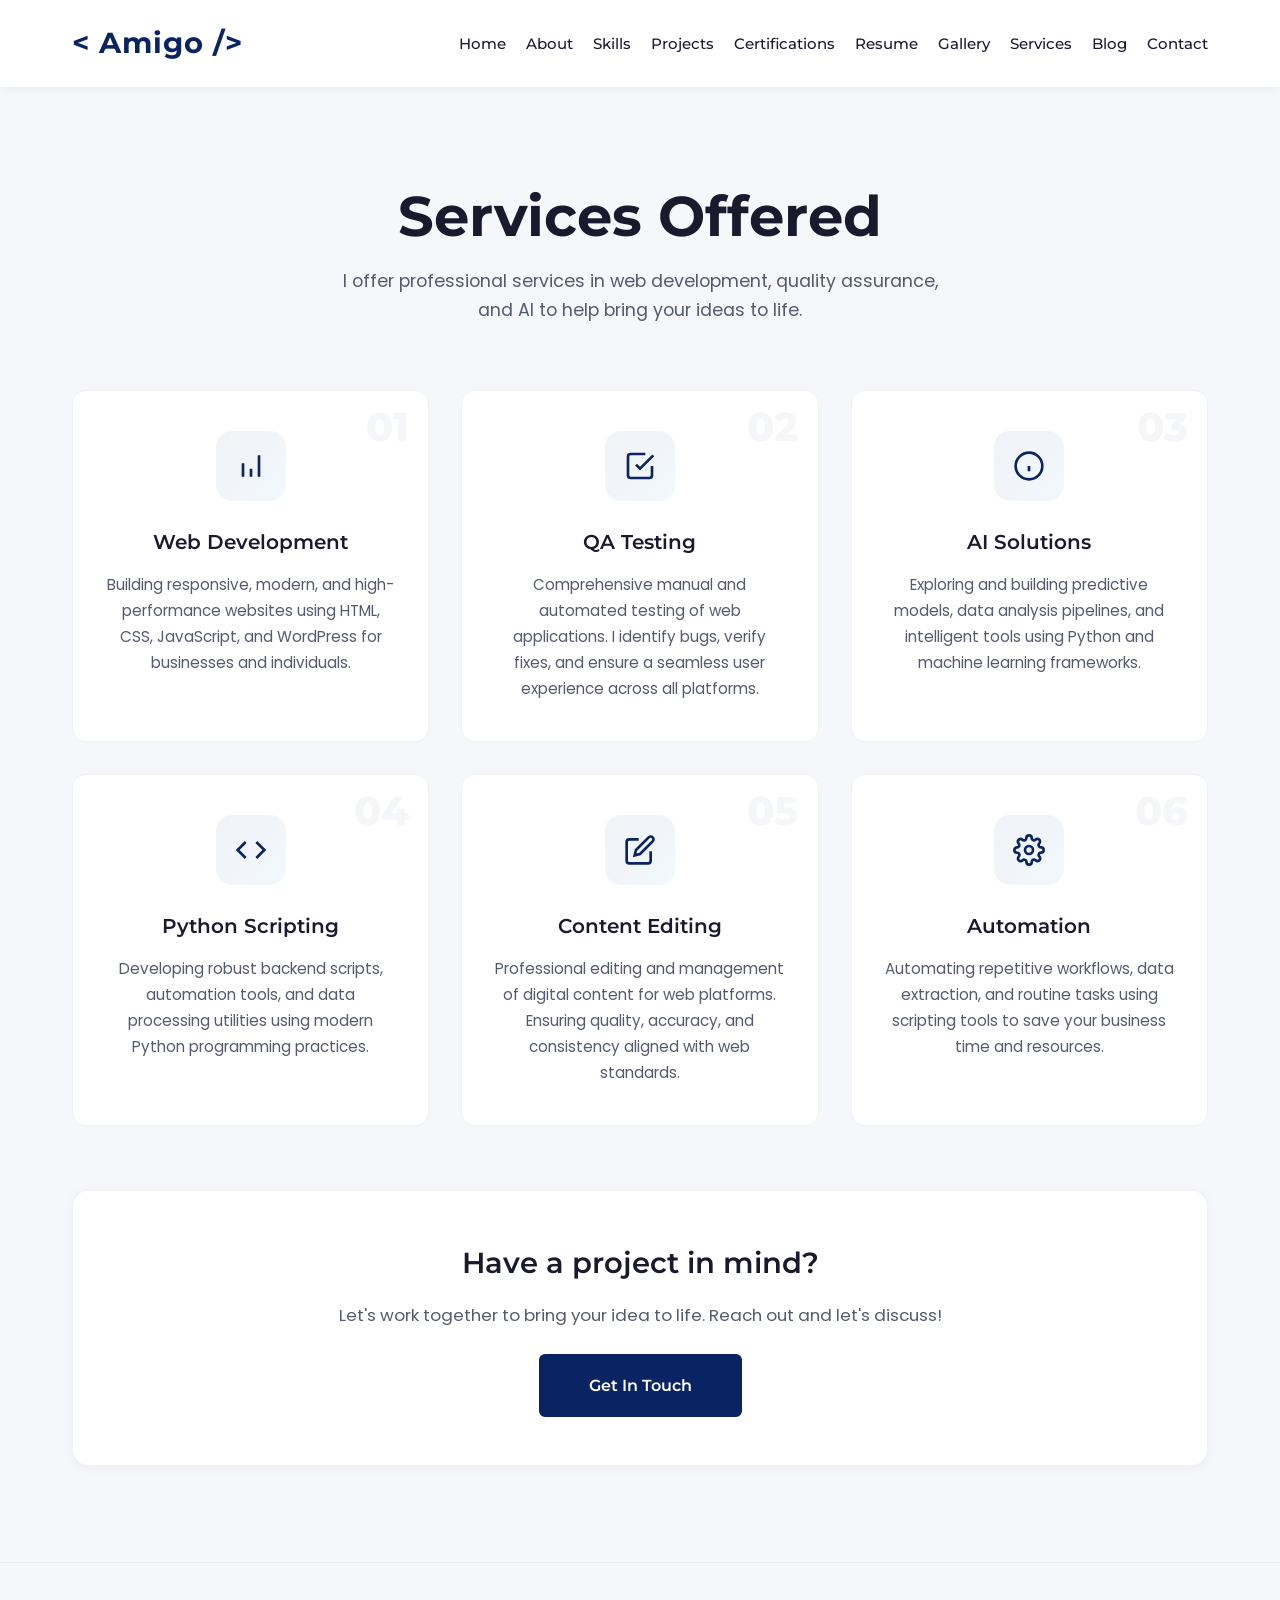
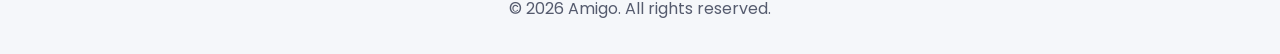
<file: services.html>
<!DOCTYPE html>
<html lang="en">

<head>
    <meta charset="UTF-8">
    <meta name="viewport" content="width=device-width, initial-scale=1.0">
    <title>Services - Amigo</title>
    <link rel="stylesheet" href="style.css">
    <style>
        .services-intro {
            text-align: center;
            margin-bottom: 4rem;
        }

        .services-intro p {
            max-width: 620px;
            margin: 0 auto;
            font-size: 1.1rem;
            color: var(--text-secondary);
        }

        .service-card {
            background: var(--bg-secondary);
            border-radius: 14px;
            padding: 2.5rem 2rem;
            text-align: center;
            border: 1px solid rgba(0, 0, 0, 0.05);
            transition: transform 0.3s ease, box-shadow 0.3s ease, border-color 0.3s ease;
            position: relative;
            overflow: hidden;
        }

        .service-card::before {
            content: '';
            position: absolute;
            top: 0;
            left: 0;
            right: 0;
            height: 4px;
            background: linear-gradient(90deg, var(--primary-color), var(--accent-color));
            transform: scaleX(0);
            transition: transform 0.4s ease;
            transform-origin: left;
        }

        .service-card:hover::before {
            transform: scaleX(1);
        }

        .service-card:hover {
            transform: translateY(-8px);
            box-shadow: 0 12px 30px rgba(10, 36, 99, 0.1);
            border-color: rgba(30, 136, 229, 0.15);
        }

        .service-icon {
            width: 70px;
            height: 70px;
            border-radius: 16px;
            background: linear-gradient(135deg, rgba(10, 36, 99, 0.06), rgba(30, 136, 229, 0.06));
            display: flex;
            align-items: center;
            justify-content: center;
            margin: 0 auto 1.5rem;
            transition: background 0.3s ease;
        }

        .service-card:hover .service-icon {
            background: linear-gradient(135deg, rgba(10, 36, 99, 0.1), rgba(30, 136, 229, 0.1));
        }

        .service-icon svg {
            width: 32px;
            height: 32px;
            stroke: var(--primary-color);
            stroke-width: 2;
            fill: none;
            transition: stroke 0.3s ease;
        }

        .service-card:hover .service-icon svg {
            stroke: var(--accent-color);
        }

        .service-card h3 {
            font-size: 1.25rem;
            margin-bottom: 0.8rem;
            color: var(--text-primary);
        }

        .service-card p {
            color: var(--text-secondary);
            font-size: 0.95rem;
            line-height: 1.7;
        }

        .services-grid {
            display: grid;
            grid-template-columns: repeat(auto-fit, minmax(300px, 1fr));
            gap: 2rem;
        }

        .services-cta {
            text-align: center;
            margin-top: 4rem;
            padding: 3rem 2rem;
            background: var(--bg-secondary);
            border: 1px solid rgba(0, 0, 0, 0.05);
            border-radius: 16px;
            box-shadow: 0 2px 12px rgba(0, 0, 0, 0.04);
        }

        .services-cta h2 {
            font-size: 1.8rem;
            margin-bottom: 0.8rem;
        }

        .services-cta p {
            color: var(--text-secondary);
            margin-bottom: 1.5rem;
            font-size: 1.05rem;
        }

        .service-number {
            position: absolute;
            top: 1rem;
            right: 1.2rem;
            font-size: 2.5rem;
            font-weight: 800;
            color: rgba(10, 36, 99, 0.04);
            font-family: var(--font-heading);
            line-height: 1;
        }
    </style>
</head>

<body>
    <header>
        <nav>
            <div class="logo">&lt; Amigo /&gt;</div>
            <ul>
                <li><a href="index.html">Home</a></li>
                <li><a href="about.html">About</a></li>
                <li><a href="skills.html">Skills</a></li>
                <li><a href="projects.html">Projects</a></li>
                <li><a href="certifications.html">Certifications</a></li>
                <li><a href="resume.html">Resume</a></li>
                <li><a href="gallery.html">Gallery</a></li>
                <li><a href="services.html">Services</a></li>
                <li><a href="blog.html">Blog</a></li>
                <li><a href="contact.html">Contact</a></li>
            </ul>
        </nav>
    </header>

    <main>
        <section class="section">
            <div class="services-intro">
                <h1>Services Offered</h1>
                <p>I offer professional services in web development, quality assurance, and AI to help bring your ideas to life.</p>
            </div>

            <div class="services-grid">
                <div class="service-card">
                    <span class="service-number">01</span>
                    <div class="service-icon">
                        <svg viewBox="0 0 24 24"><path d="M12 20v-6M6 20V10M18 20V4"></path></svg>
                    </div>
                    <h3>Web Development</h3>
                    <p>Building responsive, modern, and high-performance websites using HTML, CSS, JavaScript, and WordPress for businesses and individuals.</p>
                </div>

                <div class="service-card">
                    <span class="service-number">02</span>
                    <div class="service-icon">
                        <svg viewBox="0 0 24 24"><path d="M9 11l3 3L22 4"></path><path d="M21 12v7a2 2 0 0 1-2 2H5a2 2 0 0 1-2-2V5a2 2 0 0 1 2-2h11"></path></svg>
                    </div>
                    <h3>QA Testing</h3>
                    <p>Comprehensive manual and automated testing of web applications. I identify bugs, verify fixes, and ensure a seamless user experience across all platforms.</p>
                </div>

                <div class="service-card">
                    <span class="service-number">03</span>
                    <div class="service-icon">
                        <svg viewBox="0 0 24 24"><circle cx="12" cy="12" r="10"></circle><path d="M12 16v-4"></path><path d="M12 8h.01"></path></svg>
                    </div>
                    <h3>AI Solutions</h3>
                    <p>Exploring and building predictive models, data analysis pipelines, and intelligent tools using Python and machine learning frameworks.</p>
                </div>

                <div class="service-card">
                    <span class="service-number">04</span>
                    <div class="service-icon">
                        <svg viewBox="0 0 24 24"><polyline points="16 18 22 12 16 6"></polyline><polyline points="8 6 2 12 8 18"></polyline></svg>
                    </div>
                    <h3>Python Scripting</h3>
                    <p>Developing robust backend scripts, automation tools, and data processing utilities using modern Python programming practices.</p>
                </div>

                <div class="service-card">
                    <span class="service-number">05</span>
                    <div class="service-icon">
                        <svg viewBox="0 0 24 24"><path d="M11 4H4a2 2 0 0 0-2 2v14a2 2 0 0 0 2 2h14a2 2 0 0 0 2-2v-7"></path><path d="M18.5 2.5a2.121 2.121 0 0 1 3 3L12 15l-4 1 1-4 9.5-9.5z"></path></svg>
                    </div>
                    <h3>Content Editing</h3>
                    <p>Professional editing and management of digital content for web platforms. Ensuring quality, accuracy, and consistency aligned with web standards.</p>
                </div>

                <div class="service-card">
                    <span class="service-number">06</span>
                    <div class="service-icon">
                        <svg viewBox="0 0 24 24"><circle cx="12" cy="12" r="3"></circle><path d="M19.4 15a1.65 1.65 0 0 0 .33 1.82l.06.06a2 2 0 0 1 0 2.83 2 2 0 0 1-2.83 0l-.06-.06a1.65 1.65 0 0 0-1.82-.33 1.65 1.65 0 0 0-1 1.51V21a2 2 0 0 1-2 2 2 2 0 0 1-2-2v-.09A1.65 1.65 0 0 0 9 19.4a1.65 1.65 0 0 0-1.82.33l-.06.06a2 2 0 0 1-2.83 0 2 2 0 0 1 0-2.83l.06-.06a1.65 1.65 0 0 0 .33-1.82 1.65 1.65 0 0 0-1.51-1H3a2 2 0 0 1-2-2 2 2 0 0 1 2-2h.09A1.65 1.65 0 0 0 4.6 9a1.65 1.65 0 0 0-.33-1.82l-.06-.06a2 2 0 0 1 0-2.83 2 2 0 0 1 2.83 0l.06.06a1.65 1.65 0 0 0 1.82.33H9a1.65 1.65 0 0 0 1-1.51V3a2 2 0 0 1 2-2 2 2 0 0 1 2 2v.09a1.65 1.65 0 0 0 1 1.51 1.65 1.65 0 0 0 1.82-.33l.06-.06a2 2 0 0 1 2.83 0 2 2 0 0 1 0 2.83l-.06.06a1.65 1.65 0 0 0-.33 1.82V9a1.65 1.65 0 0 0 1.51 1H21a2 2 0 0 1 2 2 2 2 0 0 1-2 2h-.09a1.65 1.65 0 0 0-1.51 1z"></path></svg>
                    </div>
                    <h3>Automation</h3>
                    <p>Automating repetitive workflows, data extraction, and routine tasks using scripting tools to save your business time and resources.</p>
                </div>
            </div>

            <div class="services-cta">
                <h2>Have a project in mind?</h2>
                <p>Let's work together to bring your idea to life. Reach out and let's discuss!</p>
                <a href="contact.html" class="btn btn-solid" style="padding: 1rem 3rem; font-size: 1rem;">Get In Touch</a>
            </div>
        </section>
    </main>

    <footer>
        <p>&copy; 2026 Amigo. All rights reserved.</p>
    </footer>
</body>

</html>
</file>
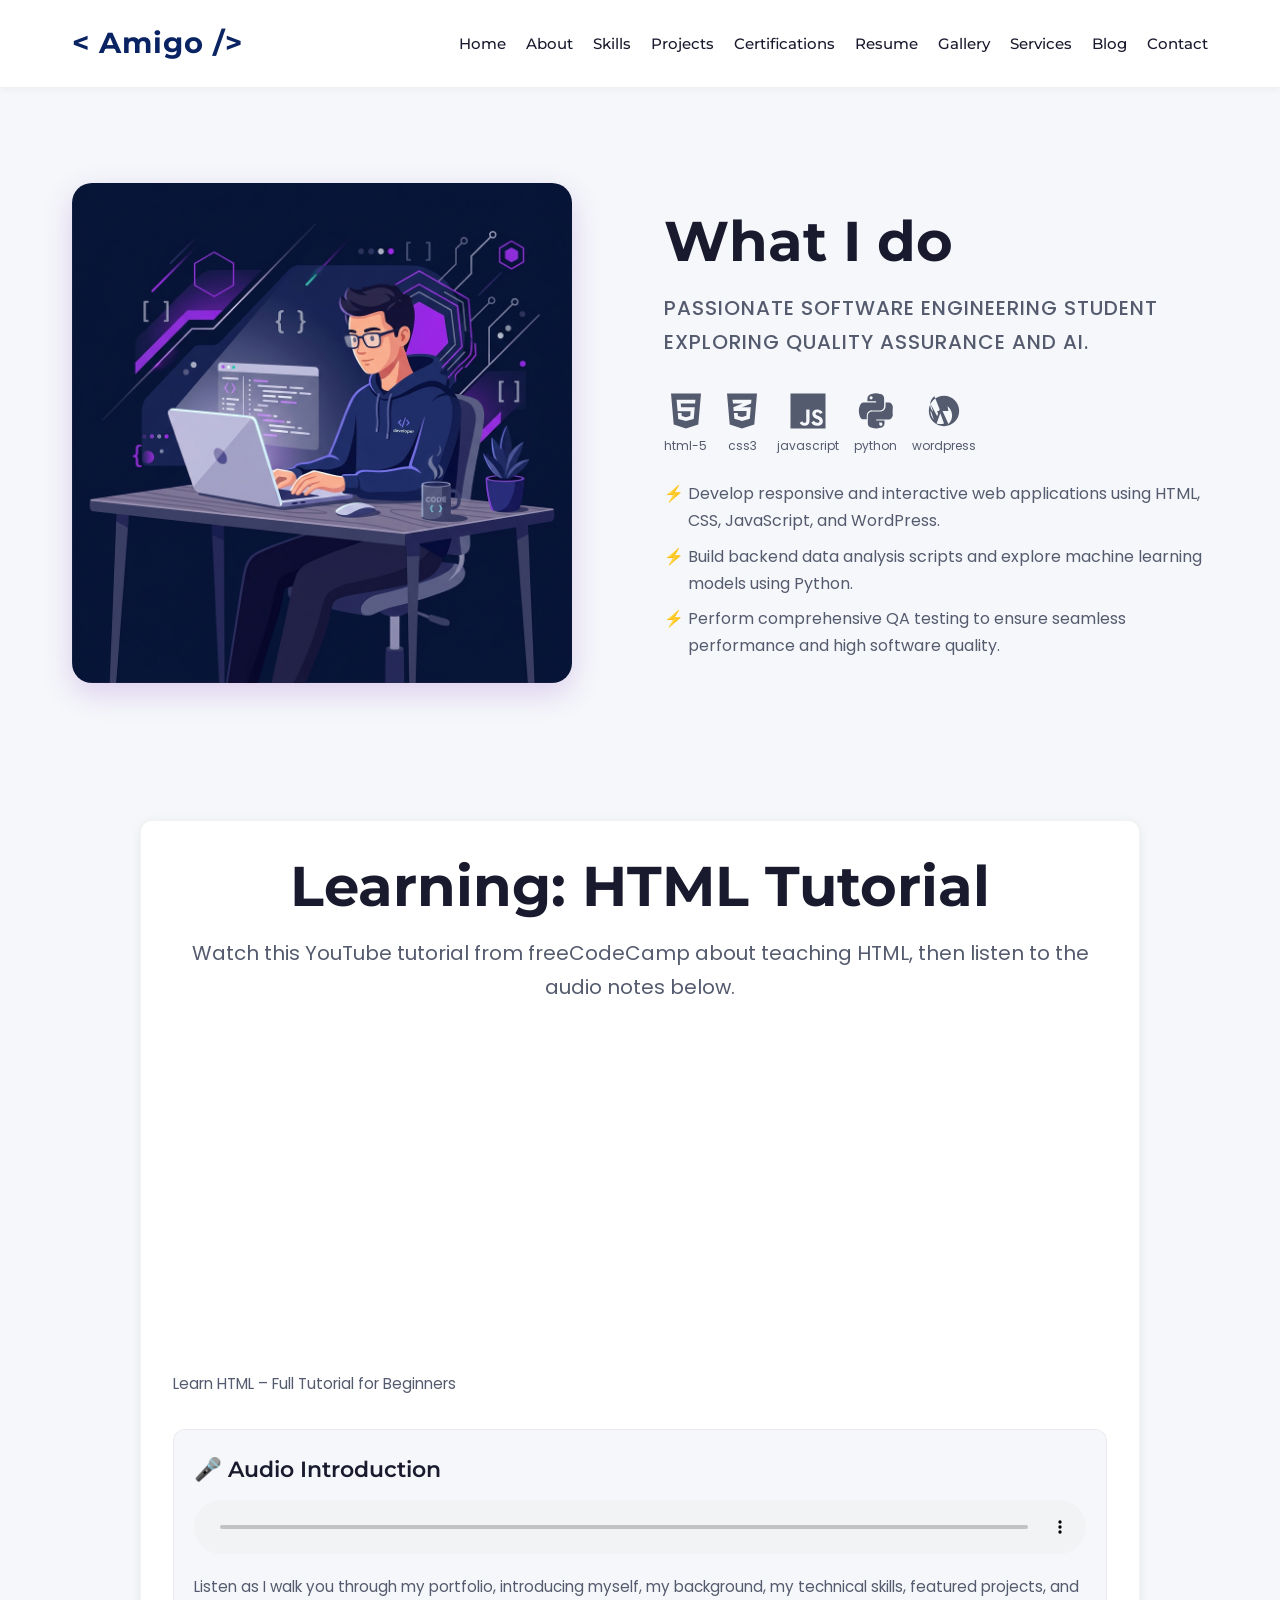
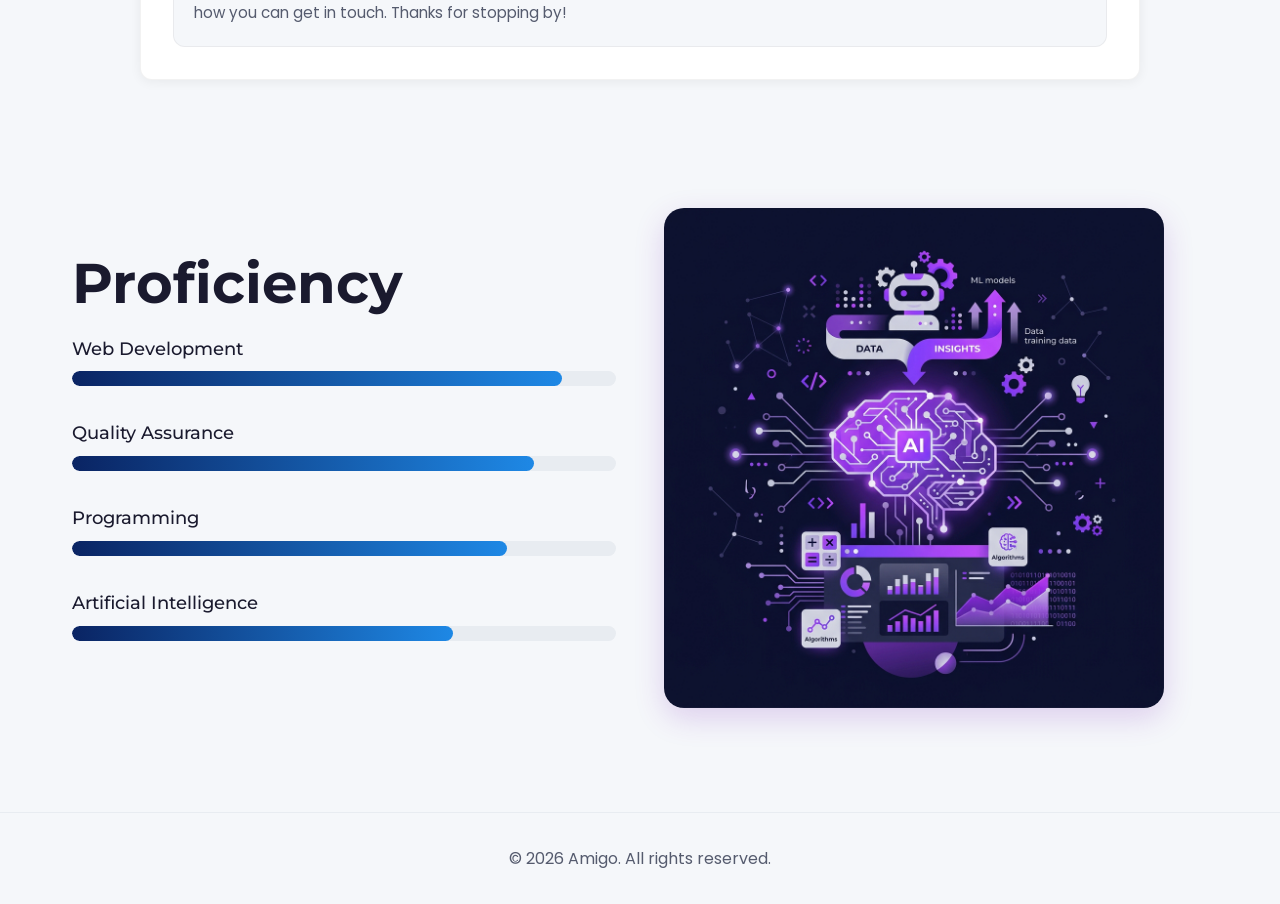
<file: skills.html>
<!DOCTYPE html>
<html lang="en">

<head>
    <meta charset="UTF-8">
    <meta name="viewport" content="width=device-width, initial-scale=1.0">
    <title>Skills - Mansur Nasir Ibrahim</title>
    <link rel="stylesheet" href="style.css">
</head>

<body>
    <header>
        <nav>
            <div class="logo">&lt; Amigo /&gt;</div>
            <ul>
                <li><a href="index.html">Home</a></li>
                <li><a href="about.html">About</a></li>
                <li><a href="skills.html">Skills</a></li>
                <li><a href="projects.html">Projects</a></li>
                <li><a href="certifications.html">Certifications</a></li>
                <li><a href="resume.html">Resume</a></li>
                <li><a href="gallery.html">Gallery</a></li>
                <li><a href="services.html">Services</a></li>
                <li><a href="blog.html">Blog</a></li>
                <li><a href="contact.html">Contact</a></li>
            </ul>
        </nav>
    </header>

    <main>
        <!-- What I Do Section -->
        <section class="section">
            <div class="two-column">
                <div>
                    <!-- Placeholder for illustration -->
                    <img src="images/what-i-do-illustration.png" alt="What I Do" class="illustration"
                        style="border-radius: 20px; box-shadow: 0 10px 30px rgba(123, 44, 191, 0.2);">
                </div>
                <div>
                    <h1>What I do</h1>
                    <p class="subtitle" style="text-transform: uppercase; letter-spacing: 1px; font-weight: 500;">
                        Passionate Software Engineering student exploring quality assurance and AI.</p>

                    <div class="tech-stack">
                        <div class="tech-icon"><svg viewBox="0 0 384 512">
                                <path
                                    d="M0 32l34.9 395.8L191.5 480l157.6-52.2L384 32H0zm308.2 127.9H124.4l4.1 49.4h175.6l-13.6 148.4-97.9 27v.3h-1.1l-98.7-27.3-6-75.8h47.7L138 320l53.5 14.5 53.7-14.5 6-62.2H84.3L71.5 112.2h241.1l-4.4 47.7z" />
                            </svg><span>html-5</span></div>
                        <div class="tech-icon"><svg viewBox="0 0 384 512">
                                <path
                                    d="M0 32l34.9 395.8L192 480l157.1-52.2L384 32H0zm313.1 80.7l-4.8 47.3L193 208.6l-.3.1h111.5l-12.8 146.6-98.2 28.7-98.8-29.2-6.4-73.9h48.9l3.2 38.3 52.6 13.3 54.7-15.4 3.7-61.6-166.3-.5v-.1l-.2.1-3.6-46.3L193.1 162l6.5-2.7H76.7L70.9 112h242.2z" />
                            </svg><span>css3</span></div>
                        <div class="tech-icon"><svg viewBox="0 0 448 512">
                                <path
                                    d="M0 32v448h448V32H0zm243.8 349.4c0 43.6-25.6 63.5-62.9 63.5-33.7 0-53.2-17.4-63.2-38.5l34.3-20.7c6.6 11.7 12.6 21.6 27.1 21.6 13.8 0 22.6-5.4 22.6-26.5V237.7h42.1v143.7zm99.6 63.5c-39.1 0-64.4-18.6-76.7-43l34.3-19.8c9 14.7 20.8 25.6 41.5 25.6 17.4 0 28.6-8.7 28.6-20.8 0-14.4-11.4-19.5-30.7-28l-10.5-4.5c-30.4-12.9-50.5-29.2-50.5-63.5 0-31.6 24.1-55.6 61.6-55.6 36.8 0 59.2 17.1 71.5 39.7l-33.4 20.4c-7.8-13.8-17.1-22.6-36.1-22.6-13.8 0-21.6 7.8-21.6 18 0 14.1 10.8 18.6 27.7 25.8l10.5 4.5c34.9 14.7 54.4 32.2 54.4 65.5 0 35.1-25.8 58.2-70.6 58.2z" />
                            </svg><span>javascript</span></div>
                        <div class="tech-icon"><svg viewBox="0 0 448 512">
                                <path
                                    d="M439.8 200.5c-7.7-30.9-22.3-54.2-53.4-54.2h-40.1v47.4c0 36.8-31.2 67.8-66.8 67.8H172.7c-29.2 0-53.4 25-53.4 54.3v101.8c0 29 25.2 46 53.4 54.3 33.8 9.9 66.3 11.7 106.8 0 26.9-7.8 53.4-23.5 53.4-54.3v-40.7H226.2v-13.6h160.2c31.1 0 42.6-21.7 53.4-54.2 11.2-33.5-10.7 65.7 0-108.6zM286.2 404c11.1 0 20.1 9.1 20.1 20.3 0 11.3-9 20.4-20.1 20.4-11 0-20.1-9.2-20.1-20.4.1-11.3 9.1-20.3-20.1-20.3zM167.8 248.1h106.8c29.7 0 53.4-24.5 53.4-54.3V91.7c0-29-23.1-54.3-53.4-54.3-33.6-9.9-66.3-11.7-106.8 0-26.9 7.8-53.4 23.5-53.4 54.3v40.7H226.2v13.6H66c-31.1 0-42.6 21.7-53.4 54.2-11.2 33.5-10.7 65.7 0 108.6 7.7 30.9 22.3 54.2 53.4 54.2H106v-47.4c0-36.8 31.2-67.8 66.8-67.8h66.8v-47.4zH167.8v-47.4zM161.8 108c-11.1 0-20.1-9.1-20.1-20.3 0-11.3 9-20.4 20.1-20.4 11 0 20.1 9.2 20.1 20.4-.1 11.3-9.1 20.3-20.1 20.3z" />
                            </svg><span>python</span></div>
                        <div class="tech-icon"><svg viewBox="0 0 512 512">
                                <path
                                    d="M61.7 256C61.7 148.7 148.7 61.7 256 61.7c107.3 0 194.3 87 194.3 194.3 0 107.3-87 194.3-194.3 194.3-107.3 0-194.3-87-194.3-194.3zm21.3 0c0 43.1 16.5 82.2 43.5 111.4l-38.3-111.4zm229.5 0h-75.1l75.1 166.4c29.1-27 47.3-65.7 47.3-109 0-48.4-23.2-91.5-58.8-118.8l11.5 61.4zm-144.3 0h47.7l-23.8 69.1-23.9-69.1zm-82.6-90.4l82.6 156.9 31.7-88-66-168.1c-32.9 22.8-54.6 61.1-54.6 104.9 0 35.8 14 68.3 36.8 92.4l-30.5-98.1zm170.5 251l-47.5-131-47.5 131c15.1 4.7 31.3 7.3 48.2 7.3 16.2 0 31.8-2.4 46.8-7.3z" />
                            </svg><span>wordpress</span></div>
                    </div>

                    <ul class="bullet-list">
                        <li>Develop responsive and interactive web applications using HTML, CSS, JavaScript, and
                            WordPress.</li>
                        <li>Build backend data analysis scripts and explore machine learning models using Python.</li>
                        <li>Perform comprehensive QA testing to ensure seamless performance and high software quality.
                        </li>
                    </ul>
                </div>
            </div>
        </section>

        <!-- Learning Section (added for assignment) -->
        <section class="section">
            <div class="card" style="max-width: 1000px; margin: 0 auto;">
                <!-- NOTE: I added this learning section for the audio + video + iframe assignment -->
                <h1 style="text-align: center; margin-bottom: 1rem;">Learning: HTML Tutorial</h1>
                <p class="subtitle" style="text-align: center; margin-bottom: 2rem;">
                  
                    Watch this YouTube tutorial from freeCodeCamp about teaching HTML, then listen to the audio notes below.
                </p>

                <!-- YouTube tutorial embedded using an iframe -->
                <div style="margin-bottom: 2rem;">
                    <!-- NOTE: I embedded this YouTube video using an iframe -->
                    <iframe width="560" height="315" src="https://www.youtube.com/embed/kUMe1FH4CHE?si=gf_fE5i9dyHZQif5" title="YouTube video player" frameborder="0" allow="accelerometer; autoplay; clipboard-write; encrypted-media; gyroscope; picture-in-picture; web-share" referrerpolicy="strict-origin-when-cross-origin" allowfullscreen></iframe>
                    <p style="margin-top: 0.75rem; color: var(--text-secondary); font-size: 0.95rem;">
                        
                        Learn HTML – Full Tutorial for Beginners
                    </p>
                </div>

                <!-- Audio element for lesson/narration -->
                <div style="background: var(--bg-color); padding: 1.25rem; border-radius: 12px; border: 1px solid rgba(0,0,0,0.05);">
                   
                    <h2 style="font-size: 1.4rem; margin-bottom: 0.75rem;">🎤 Audio Introduction</h2>
                    <audio controls style="width: 100%;">
                    
                        <source src="myvoice.aac" type="audio/aac">
                        Your browser does not support the audio element.
                    </audio>
                    <p style="margin-top: 0.75rem; color: var(--text-secondary); font-size: 0.95rem;">
                        Listen as I walk you through my portfolio, introducing myself, my background, 
                        my technical skills, featured projects, 
                        and how you can get in touch. Thanks for stopping by!
                    </p>
                </div>
            </div>
        </section>

        <!-- Proficiency Section -->
        <section class="section">
            <div class="two-column">
                <div>
                    <h1>Proficiency</h1>


                    <div class="skill-category">
                        <h4>Web Development</h4>
                        <div class="progress-container">
                            <div class="progress-bar" style="width: 90%;"></div>
                        </div>
                    </div>
                    <div class="skill-category">
                        <h4>Quality Assurance</h4>
                        <div class="progress-container">
                            <div class="progress-bar" style="width: 85%;"></div>
                        </div>
                    </div>
                    <div class="skill-category">
                        <h4>Programming</h4>
                        <div class="progress-container">
                            <div class="progress-bar" style="width: 80%;"></div>
                        </div>
                    </div>
                    <div class="skill-category">
                        <h4>Artificial Intelligence</h4>
                        <div class="progress-container">
                            <div class="progress-bar" style="width: 70%;"></div>
                        </div>
                    </div>
                </div>
                <div>
                    <!-- Placeholder for illustration -->
                    <img src="images/proficiency-illustration.png" alt="Proficiency" class="illustration"
                        style="border-radius: 20px; box-shadow: 0 10px 30px rgba(123, 44, 191, 0.2);">
                </div>
            </div>
        </section>
    </main>

    <footer>
        <p>&copy; 2026 Amigo. All rights reserved.</p>
    </footer>
</body>

</html>
</file>
<file: style.css>
@import url('https://fonts.googleapis.com/css2?family=Montserrat:wght@400;500;600;700;800&family=Poppins:wght@300;400;500;600;700&display=swap');

:root {
  --bg-color: #f5f7fa;
  --bg-secondary: #ffffff;
  --text-primary: #1a1a2e;
  --text-secondary: #555b6e;
  --primary-color: #0a2463;
  --primary-hover: #071a4a;
  --accent-color: #1e88e5;
  --accent-hover: #1565c0;
  --light-cyan: #1a1a2e;
  --frosted-blue: #555b6e;
  --font-heading: 'Montserrat', sans-serif;
  --font-body: 'Poppins', sans-serif;
  --transition: 0.3s ease;
}

body.dark-mode {
  --bg-color: #1a1a2e;
  --bg-secondary: #252542;
  --text-primary: #ffffff;
  --text-secondary: #b0b2c3;
  --primary-color: #4da8da;
}

* {
  margin: 0;
  padding: 0;
  box-sizing: border-box;
}

body {
  font-family: var(--font-body);
  background-color: var(--bg-color);
  color: var(--text-secondary);
  line-height: 1.7;
  display: flex;
  flex-direction: column;
  min-height: 100vh;
}

h1,
h2,
h3,
h4,
h5,
h6 {
  font-family: var(--font-heading);
  color: var(--text-primary);
  margin-bottom: 1rem;
}

h1 {
  font-size: 3.5rem;
  font-weight: 700;
  line-height: 1.2;
}

h2 {
  font-size: 2.5rem;
  font-weight: 600;
}

h3 {
  font-size: 1.5rem;
  font-weight: 600;
}

a {
  text-decoration: none;
  transition: var(--transition);
}

/* Edit Highlight */
.to-edit {
  background-color: rgba(255, 215, 0, 0.15);
  color: #b8860b;
  padding: 0 4px;
  border-radius: 4px;
  border: 1px dashed #b8860b;
  font-weight: 500;
}

/* Navbar */
header {
  padding: 1.2rem 0;
  position: sticky;
  top: 0;
  background-color: rgba(255, 255, 255, 0.95);
  backdrop-filter: blur(12px);
  z-index: 1000;
  box-shadow: 0 1px 8px rgba(0, 0, 0, 0.06);
}

nav {
  max-width: 1200px;
  margin: 0 auto;
  display: flex;
  justify-content: space-between;
  align-items: center;
  padding: 0 2rem;
  flex-wrap: wrap;
}

.logo {
  font-family: 'Montserrat', sans-serif;
  font-size: 1.8rem;
  font-weight: 700;
  color: var(--primary-color);
  letter-spacing: 1px;
}

.logo span {
  color: var(--accent-color);
}

nav ul {
  list-style: none;
  display: flex;
  gap: 20px;
  flex-wrap: wrap;
}

nav ul li a {
  color: var(--text-primary);
  font-size: 0.95rem;
  font-weight: 500;
  font-family: var(--font-heading);
}

nav ul li a:hover {
  color: var(--accent-color);
}

/* Layout Containers */
main {
  flex: 1;
  max-width: 1200px;
  margin: 0 auto;
  padding: 2rem;
  width: 100%;
}

.section {
  padding: 4rem 0;
}

.two-column {
  display: flex;
  align-items: center;
  gap: 3rem;
  justify-content: space-between;
}

.two-column>div {
  flex: 1;
}

/* Hero text */
.greeting {
  font-size: 4rem;
  color: var(--text-primary);
  margin-bottom: 1rem;
}

.subtitle {
  font-size: 1.25rem;
  margin-bottom: 2rem;
  color: var(--text-secondary);
}

/* Buttons */
.btn-group {
  display: flex;
  gap: 1rem;
  margin-top: 2rem;
  flex-wrap: wrap;
}

.btn {
  display: inline-block;
  padding: 0.8rem 1.5rem;
  border-radius: 6px;
  font-family: var(--font-heading);
  font-weight: 600;
  font-size: 0.9rem;
  cursor: pointer;
  border: 2px solid var(--primary-color);
}

.btn-solid {
  background-color: var(--primary-color);
  color: #fff;
}

.btn-solid:hover {
  background-color: var(--primary-hover);
  border-color: var(--primary-hover);
}

.btn-outline {
  background-color: transparent;
  color: var(--primary-color);
}

.btn-outline:hover {
  background-color: rgba(10, 36, 99, 0.06);
}

/* Social Icons */
.social-icons {
  display: flex;
  gap: 15px;
  margin-bottom: 2rem;
  flex-wrap: wrap;
}

.social-icon {
  width: 45px;
  height: 45px;
  border-radius: 50%;
  background-color: var(--primary-color);
  display: flex;
  justify-content: center;
  align-items: center;
  font-size: 1.2rem;
  color: #fff;
  transition: transform var(--transition), background-color var(--transition);
  text-decoration: none;
}

.social-icon svg {
  width: 22px;
  height: 22px;
  fill: currentColor;
}

.social-icon:hover {
  transform: translateY(-5px);
  background-color: var(--accent-color);
}

/* Tech Stack Icons */
.tech-stack {
  display: flex;
  gap: 15px;
  margin: 1.5rem 0;
  flex-wrap: wrap;
}

.tech-icon {
  font-size: 2.5rem;
  color: var(--text-secondary);
  transition: color var(--transition);
  display: flex;
  flex-direction: column;
  align-items: center;
  gap: 5px;
}

.tech-icon span {
  font-size: 0.75rem;
  color: var(--text-secondary);
}

.tech-icon:hover {
  color: var(--primary-color);
}

.tech-icon svg {
  width: 40px;
  height: 40px;
  fill: currentColor;
}

/* Illustrations */
.illustration {
  width: 100%;
  max-width: 500px;
  height: auto;
  border-radius: 12px;
}

/* Grids and Cards */
.grid {
  display: grid;
  grid-template-columns: repeat(auto-fit, minmax(320px, 1fr));
  gap: 2rem;
}

.card {
  background-color: var(--bg-secondary);
  padding: 2rem;
  border-radius: 12px;
  box-shadow: 0 2px 12px rgba(0, 0, 0, 0.06);
  transition: transform var(--transition), box-shadow var(--transition);
  display: flex;
  flex-direction: column;
  border: 1px solid rgba(0, 0, 0, 0.05);
}

.card:hover {
  transform: translateY(-5px);
  box-shadow: 0 8px 24px rgba(10, 36, 99, 0.1);
}

.card-highlight {
  box-shadow: 0 2px 16px rgba(30, 136, 229, 0.15);
  border: 1px solid rgba(30, 136, 229, 0.2);
}

.card img {
  width: 100%;
  border-radius: 8px;
  margin-bottom: 1rem;
}

/* Progress Bars */
.skill-category {
  margin-bottom: 2rem;
}

.skill-category h4 {
  margin-bottom: 0.5rem;
  color: var(--text-primary);
  font-weight: 500;
  font-size: 1.1rem;
}

.progress-container {
  width: 100%;
  background-color: #e8ecf1;
  border-radius: 20px;
  height: 15px;
  overflow: hidden;
}

.progress-bar {
  background: linear-gradient(90deg, var(--primary-color), var(--accent-color));
  height: 100%;
  border-radius: 20px;
}

/* Timeline (Resume) */
.timeline-item {
  display: flex;
  gap: 1.5rem;
  margin-bottom: 2.5rem;
  padding-bottom: 2.5rem;
  border-bottom: 1px solid #e8ecf1;
}

.timeline-logo {
  width: 80px;
  height: 80px;
  border-radius: 50%;
  background-color: #e8ecf1;
  padding: 10px;
  object-fit: contain;
}

.timeline-content {
  flex: 1;
}

.timeline-content h3 {
  margin-bottom: 0.2rem;
  font-size: 1.3rem;
}

.timeline-content .degree {
  color: var(--text-secondary);
  font-weight: 500;
  margin-bottom: 0.5rem;
}

.timeline-content .date {
  font-size: 0.85rem;
  color: var(--text-secondary);
  margin-bottom: 1rem;
}

/* Forms */
form {
  display: flex;
  flex-direction: column;
  gap: 1.5rem;
}

input,
textarea {
  width: 100%;
  padding: 1rem;
  background-color: #f5f7fa;
  border: 1px solid #dde1e7;
  color: var(--text-primary);
  border-radius: 8px;
  font-family: var(--font-body);
}

input:focus,
textarea:focus {
  outline: none;
  border-color: var(--accent-color);
  box-shadow: 0 0 0 3px rgba(30, 136, 229, 0.1);
}

/* Footer */
footer {
  text-align: center;
  padding: 2rem 0;
  margin-top: auto;
  border-top: 1px solid #e8ecf1;
  color: var(--text-secondary);
}

/* Lists */
ul.bullet-list {
  list-style: none;
}

ul.bullet-list li {
  margin-bottom: 0.5rem;
  position: relative;
  padding-left: 1.5rem;
}

ul.bullet-list li::before {
  content: '⚡';
  position: absolute;
  left: 0;
  color: var(--accent-color);
}

@media (max-width: 900px) {
  .two-column {
    flex-direction: column-reverse;
    text-align: center;
  }

  .greeting {
    font-size: 3rem;
  }

  .btn-group {
    justify-content: center;
  }

  .social-icons {
    justify-content: center;
  }

  .tech-stack {
    justify-content: center;
  }

  ul.bullet-list li {
    text-align: left;
  }
}

@media (max-width: 768px) {
  nav {
    flex-direction: column;
    gap: 1rem;
  }

  nav ul {
    justify-content: center;
  }

  .timeline-item {
    flex-direction: column;
    align-items: center;
    text-align: center;
  }
}
</file>
